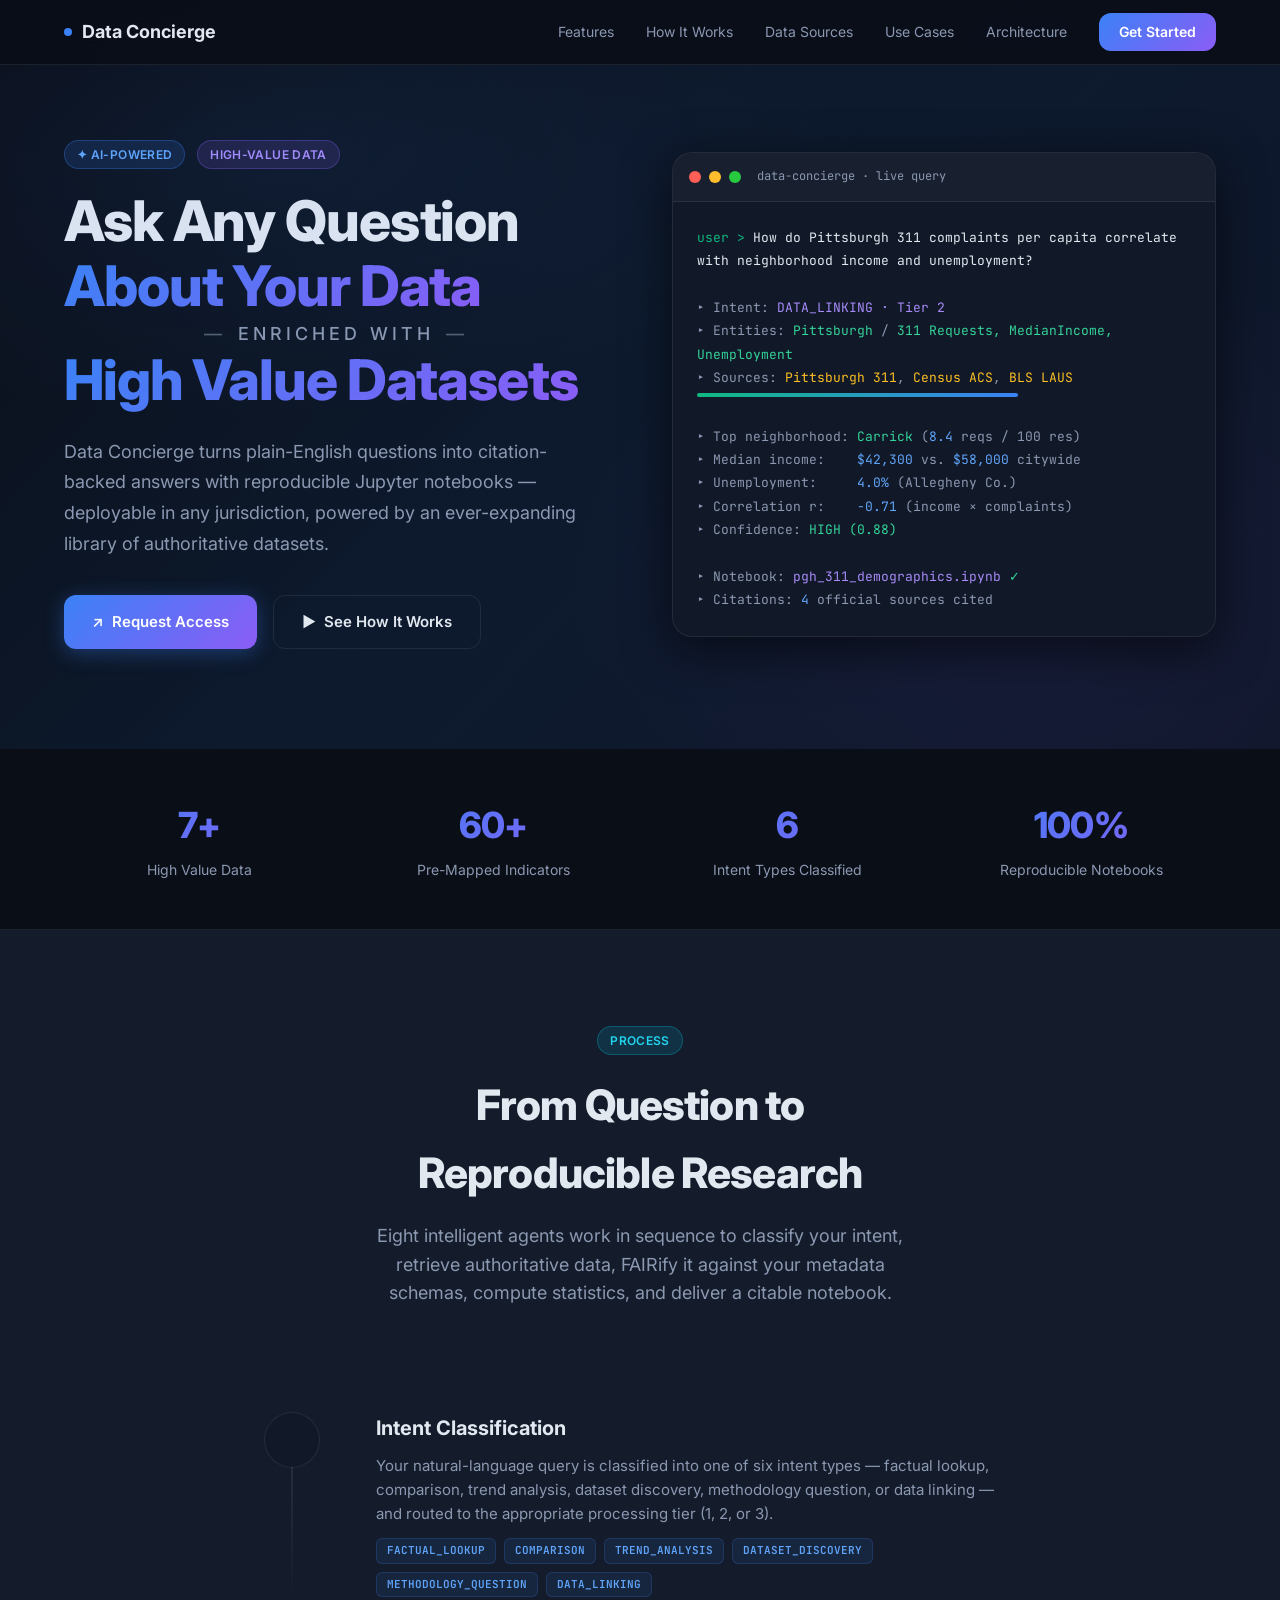
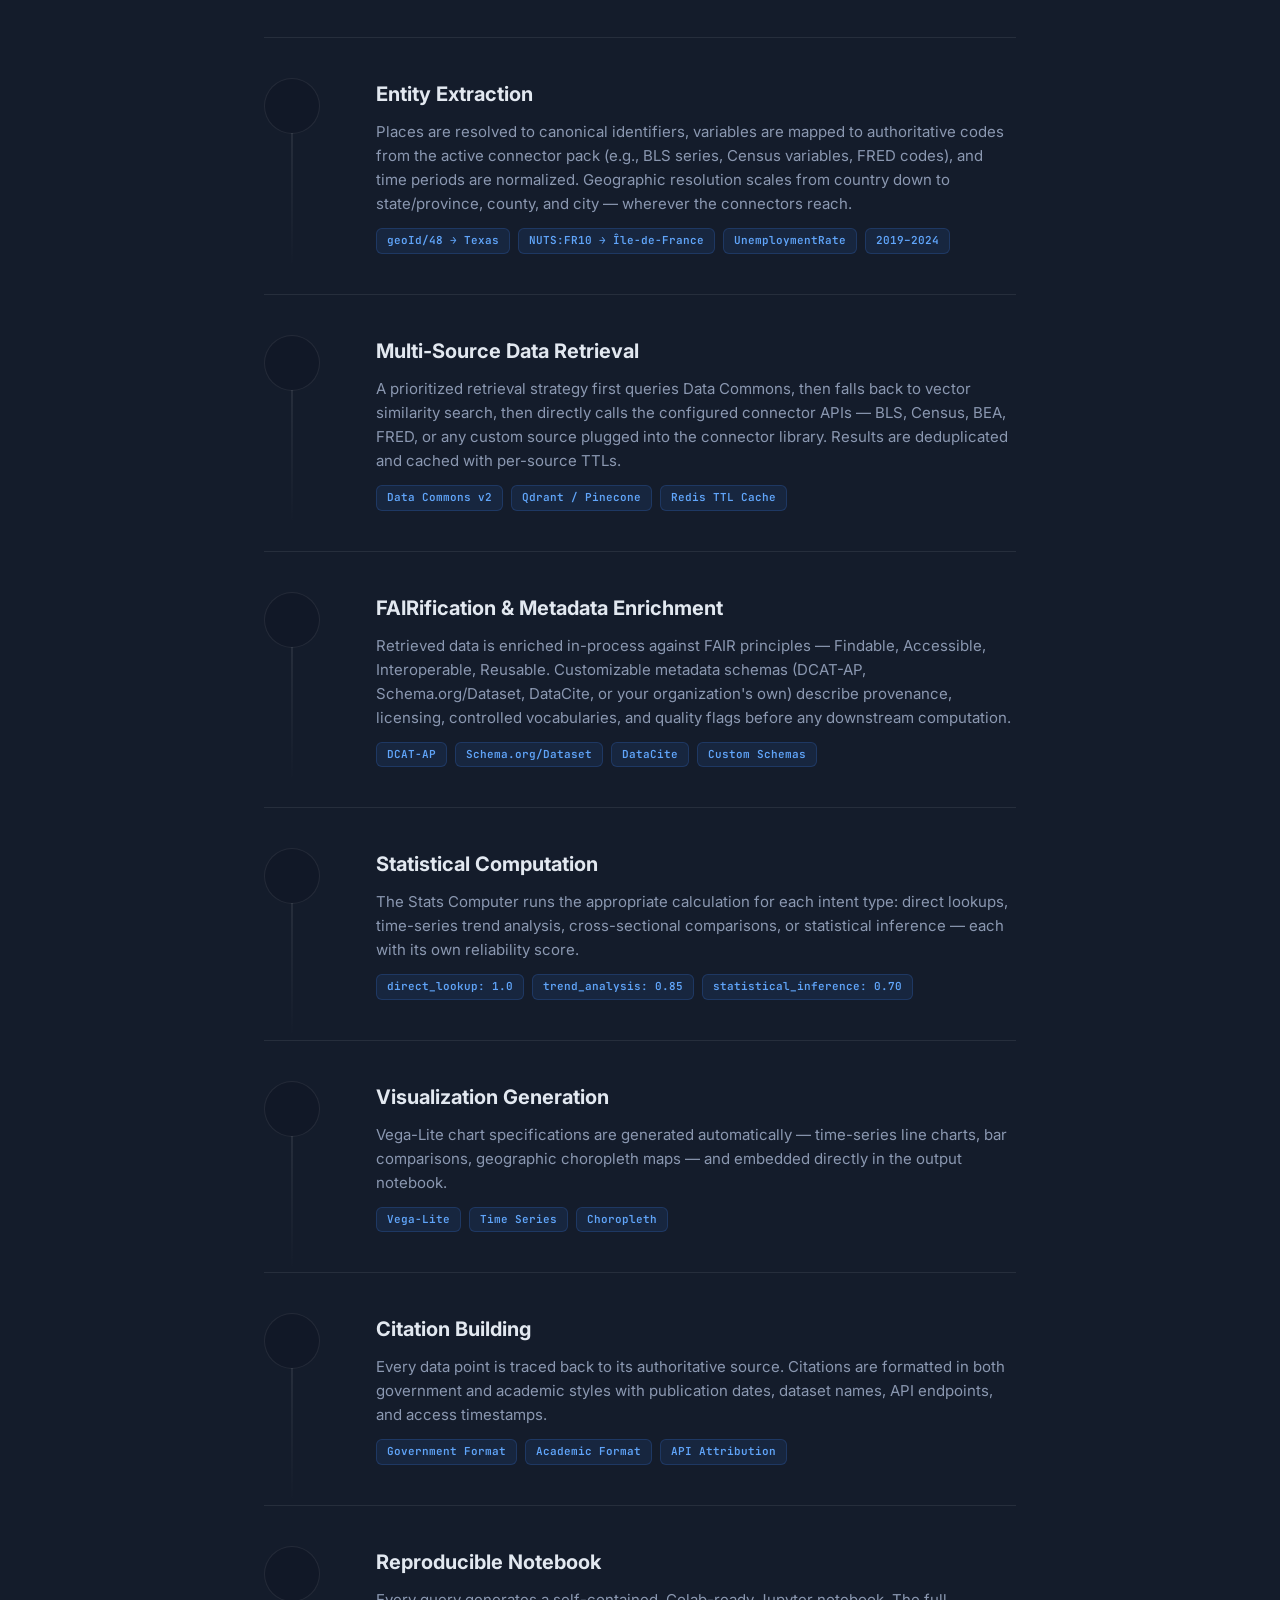
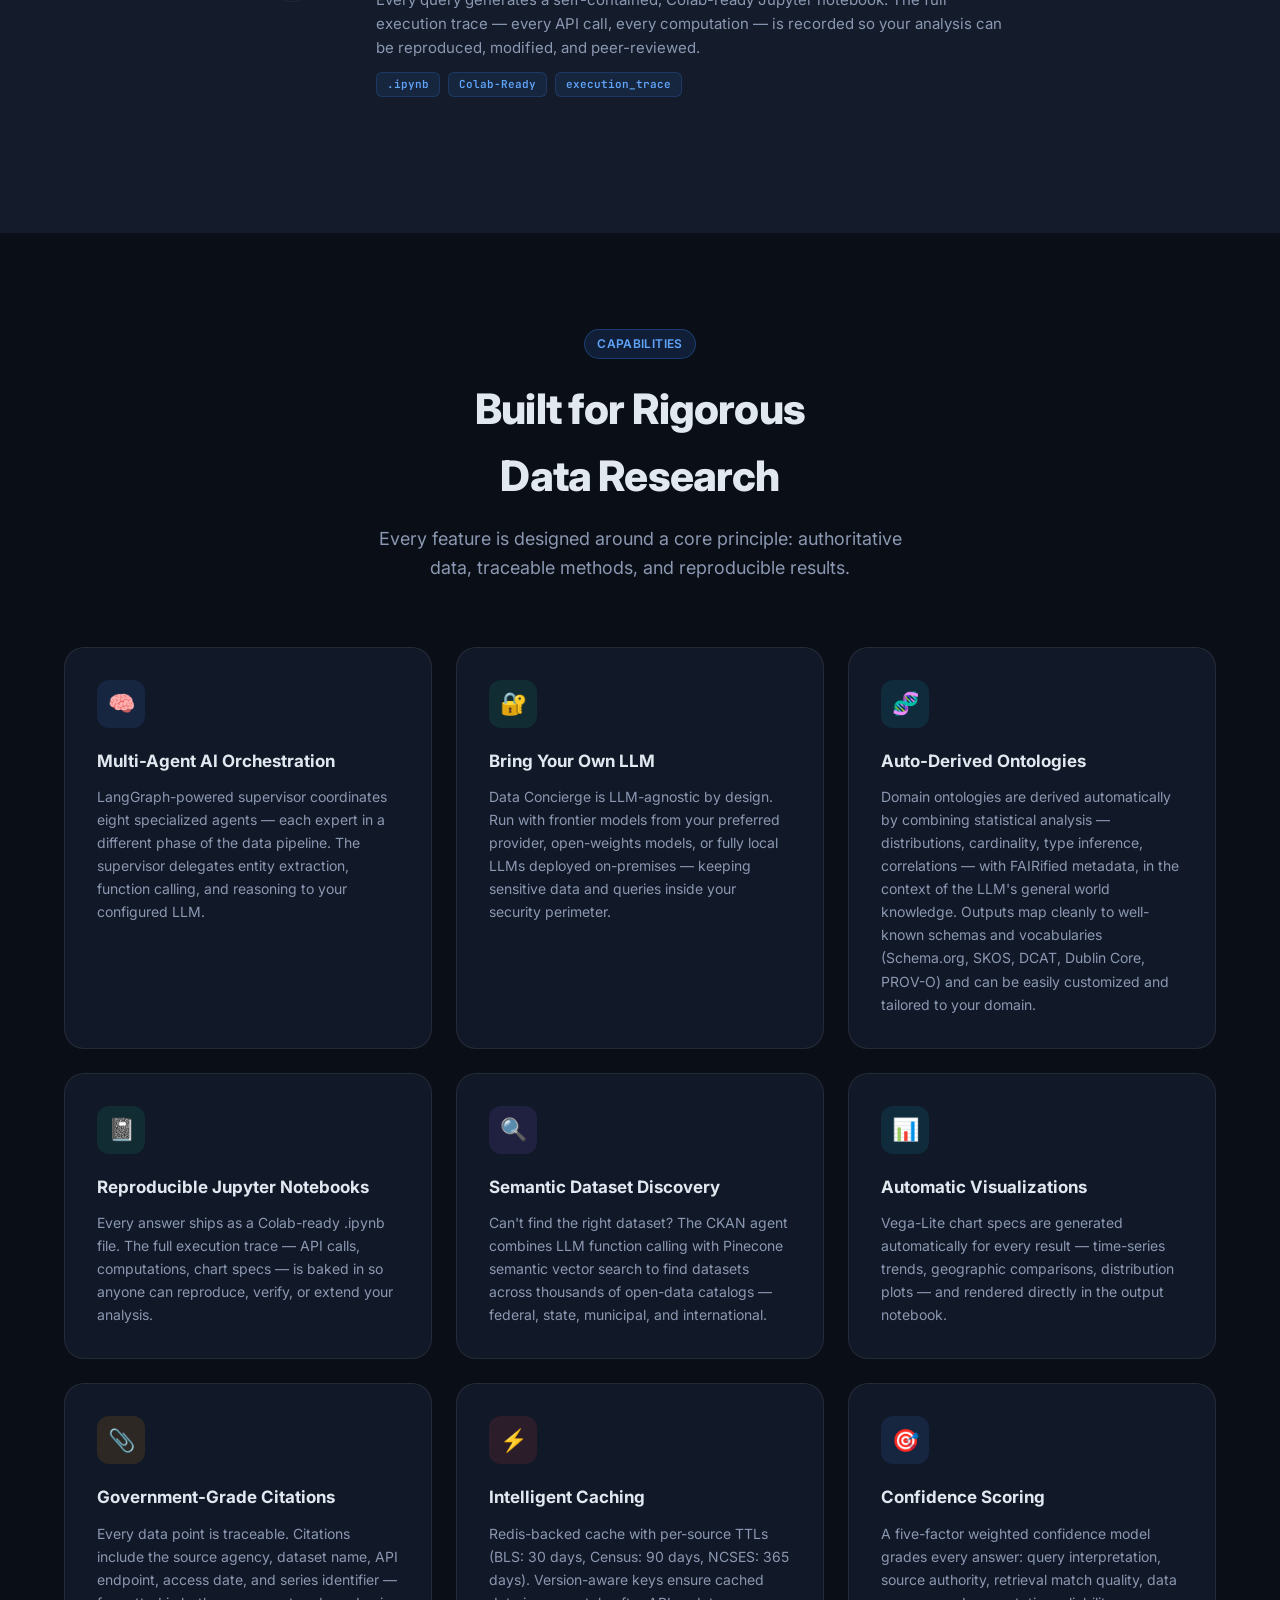
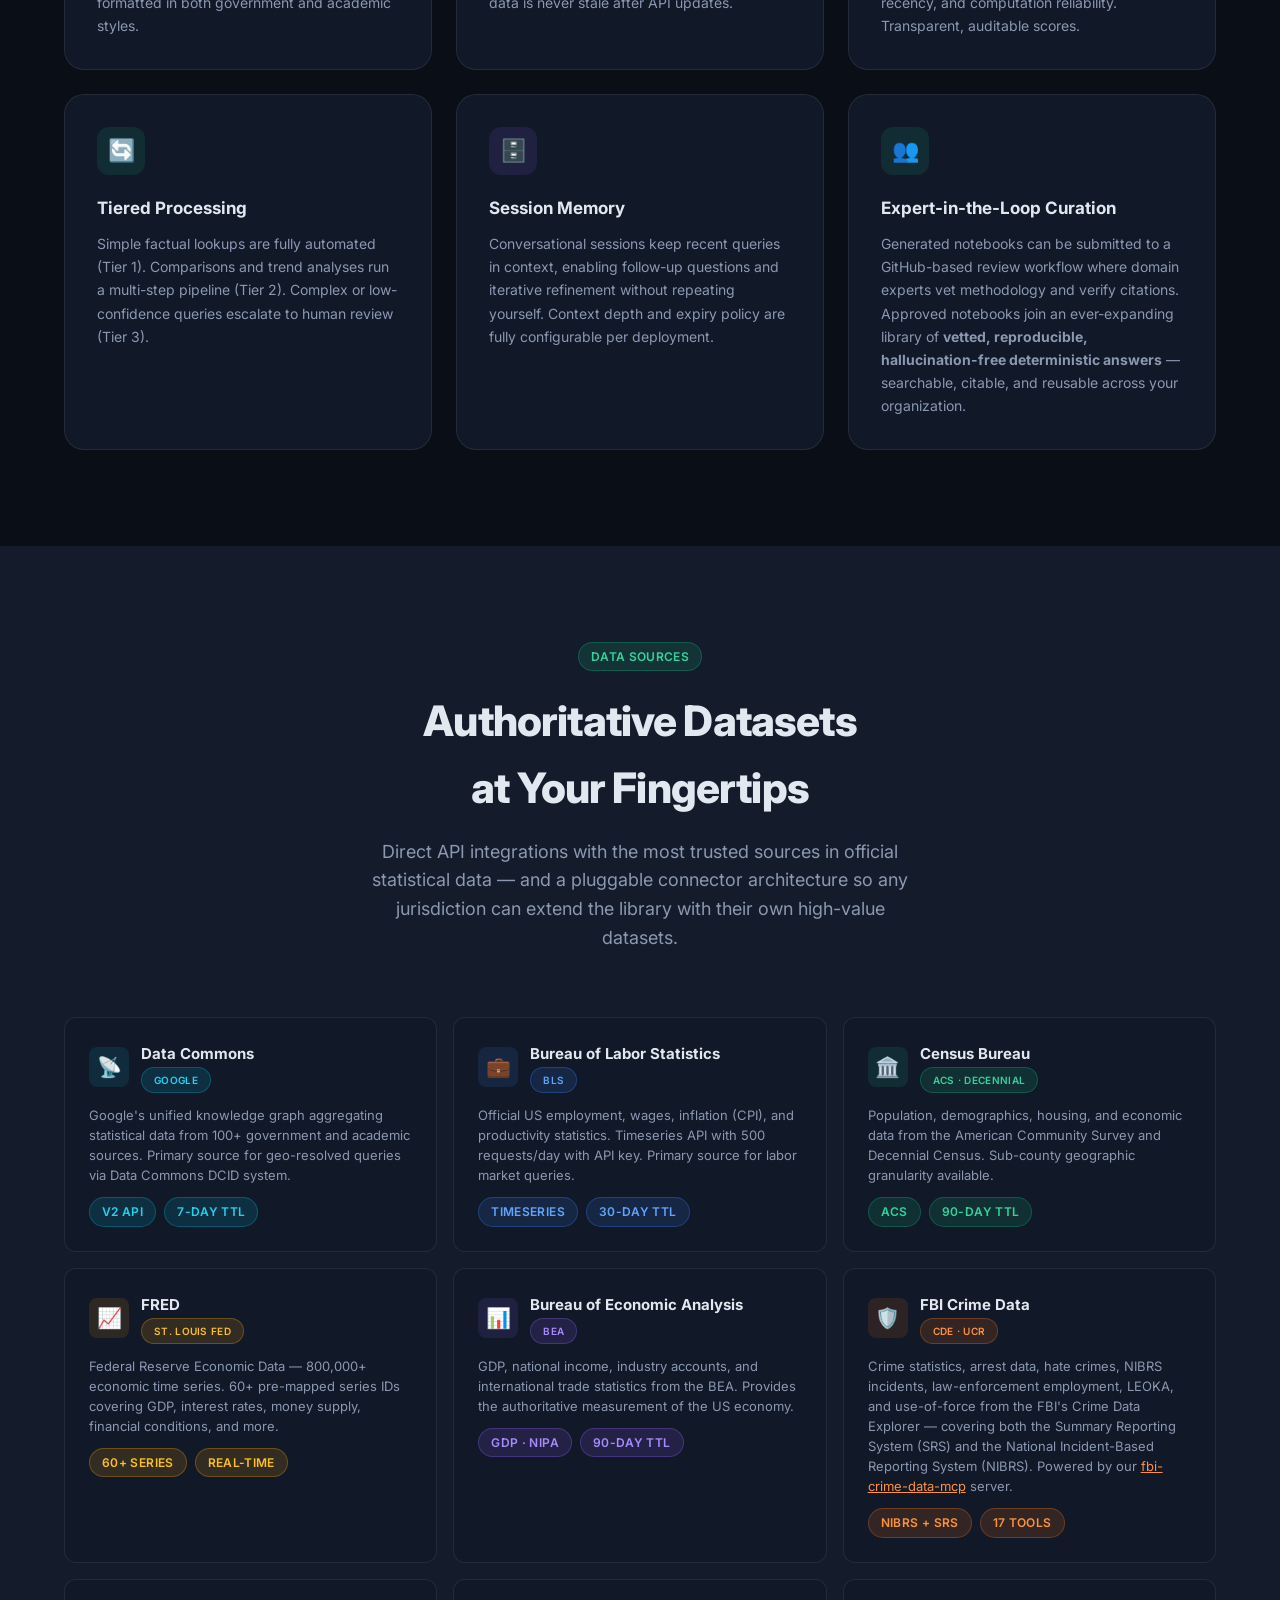
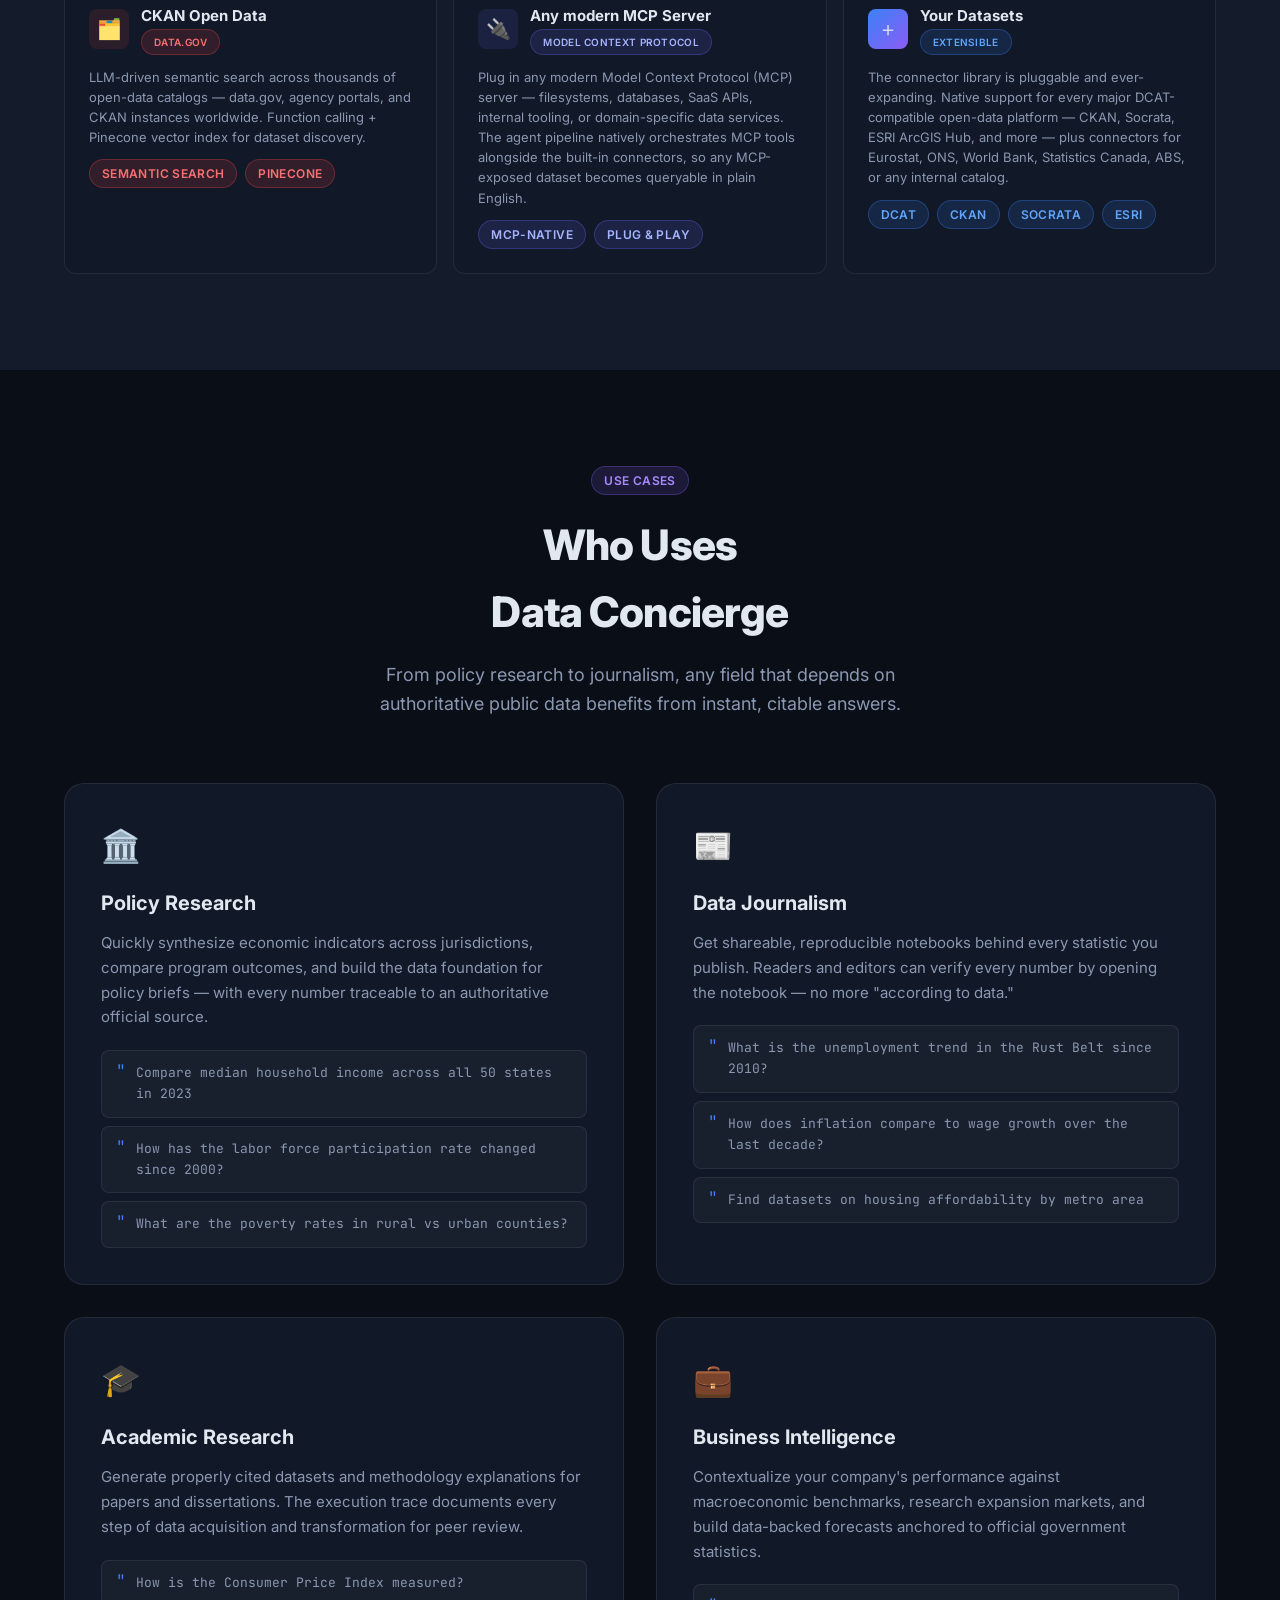
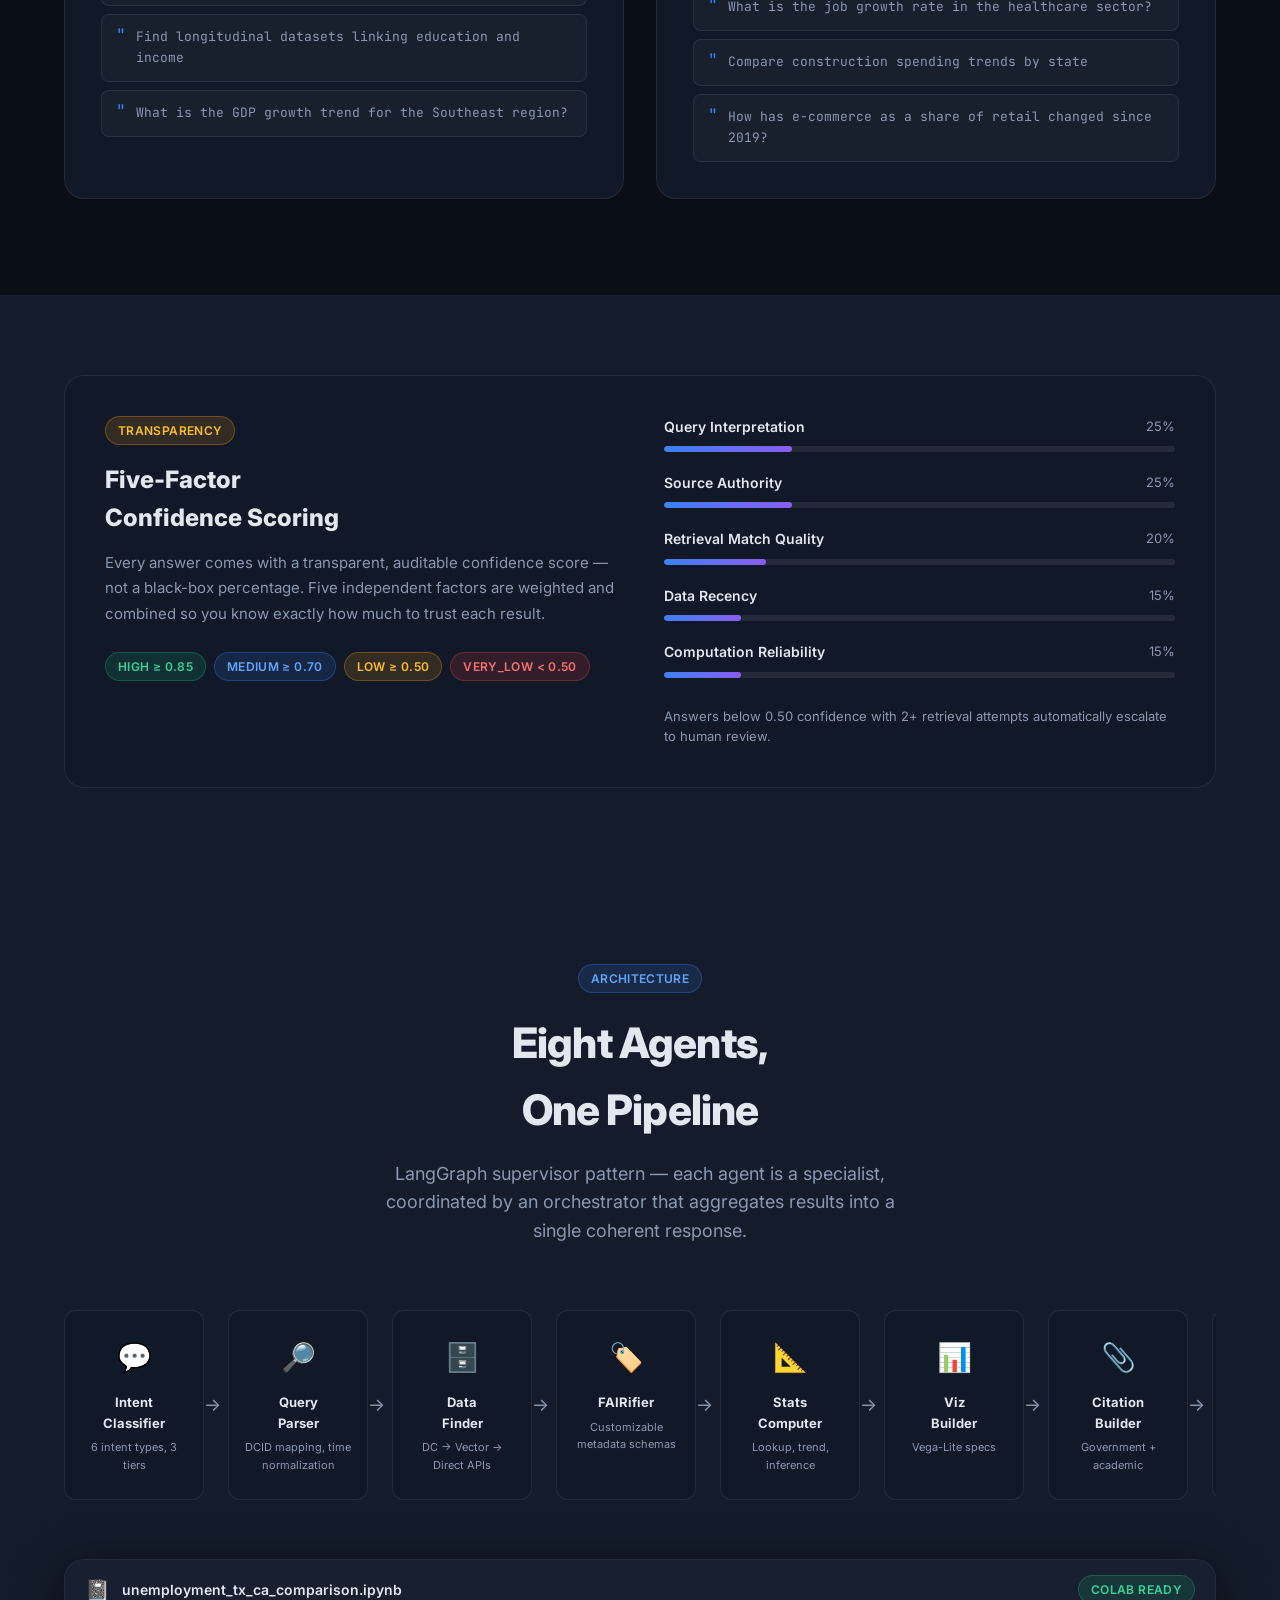
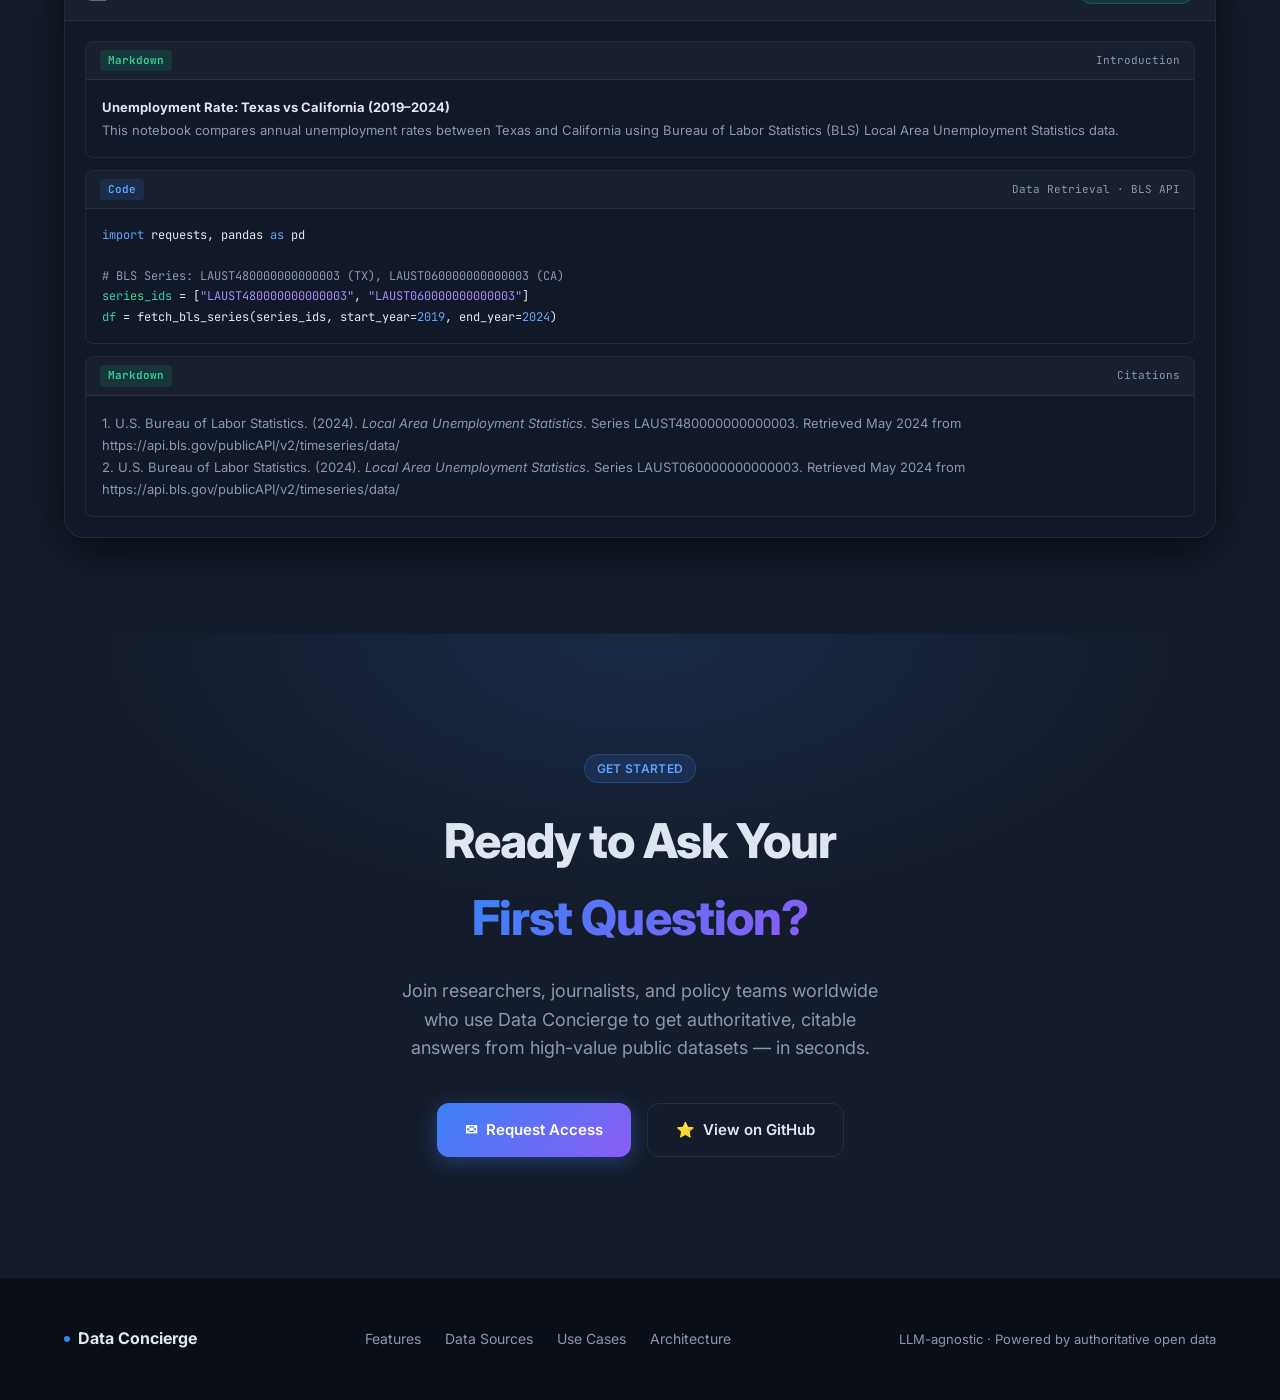
<file: website/index.html>
<!DOCTYPE html>
<html lang="en" class="no-js">
<head>
  <meta charset="UTF-8" />
  <meta name="viewport" content="width=device-width, initial-scale=1.0" />
  <script>document.documentElement.classList.remove('no-js');</script>

  <title>Data Concierge — AI-Powered Data Enrichment with High-Value Datasets</title>
  <meta name="description" content="Ask questions in plain English about your data, enriched with authoritative high-value datasets — and get citation-backed answers with reproducible Jupyter notebooks." />

  <!-- Canonical / social -->
  <link rel="canonical" href="https://dataconcierge.dathere.com/" />
  <meta property="og:type" content="website" />
  <meta property="og:url" content="https://dataconcierge.dathere.com/" />
  <meta property="og:title" content="Data Concierge — AI-Powered Data Enrichment with High-Value Datasets" />
  <meta property="og:description" content="Ask questions in plain English about your data, enriched with authoritative high-value datasets — and get citation-backed answers with reproducible Jupyter notebooks." />
  <meta name="twitter:card" content="summary" />
  <meta name="twitter:title" content="Data Concierge — AI-Powered Data Enrichment with High-Value Datasets" />
  <meta name="twitter:description" content="Ask questions in plain English about your data, enriched with authoritative high-value datasets — and get citation-backed answers with reproducible Jupyter notebooks." />

  <!-- Favicon (inline SVG: brand-blue dot) -->
  <link rel="icon" type="image/svg+xml" href="data:image/svg+xml;utf8,<svg xmlns='http://www.w3.org/2000/svg' viewBox='0 0 32 32'><circle cx='16' cy='16' r='12' fill='%233b82f6'/></svg>" />

  <!-- Fonts -->
  <link rel="preconnect" href="https://fonts.googleapis.com" />
  <link rel="preconnect" href="https://fonts.gstatic.com" crossorigin />
  <link href="https://fonts.googleapis.com/css2?family=Inter:wght@300;400;500;600;700;800&family=JetBrains+Mono:wght@400;500&display=swap" rel="stylesheet" />

  <style>
    /* ── Reset & Base ─────────────────────────────────────────── */
    *, *::before, *::after { box-sizing: border-box; margin: 0; padding: 0; }

    :root {
      --bg:          #0a0e17;
      --bg-card:     #111827;
      --bg-card2:    #141c2b;
      --border:      rgba(255,255,255,.08);
      --border-glow: rgba(99,179,237,.25);
      --text:        #e2e8f0;
      --muted:       #8b98b1;
      --accent:      #3b82f6;
      --accent-2:    #8b5cf6;
      --accent-3:    #06b6d4;
      --accent-4:    #10b981;
      --red:         #ef4444;
      --yellow:      #f59e0b;
      --grad-hero:   linear-gradient(135deg, #0a0e17 0%, #0d1a2e 50%, #0f1629 100%);
      --grad-accent: linear-gradient(135deg, #3b82f6 0%, #8b5cf6 100%);
      --radius:      12px;
      --radius-lg:   20px;
      --shadow:      0 4px 24px rgba(0,0,0,.4);
      --shadow-lg:   0 12px 48px rgba(0,0,0,.6);
    }

    html { scroll-behavior: smooth; }

    body {
      font-family: 'Inter', sans-serif;
      background: var(--bg);
      color: var(--text);
      line-height: 1.6;
      overflow-x: hidden;
    }

    a { color: inherit; text-decoration: none; }
    img { max-width: 100%; display: block; }

    /* ── Utilities ────────────────────────────────────────────── */
    .container { max-width: 1200px; margin: 0 auto; padding: 0 24px; }
    .container-sm { max-width: 800px; margin: 0 auto; padding: 0 24px; }

    .badge {
      display: inline-flex; align-items: center; gap: 6px;
      padding: 4px 12px; border-radius: 999px; font-size: 12px; font-weight: 600;
      letter-spacing: .03em; text-transform: uppercase;
    }
    .badge-blue   { background: rgba(59,130,246,.15); color: #60a5fa; border: 1px solid rgba(59,130,246,.3); }
    .badge-purple { background: rgba(139,92,246,.15);  color: #a78bfa; border: 1px solid rgba(139,92,246,.3); }
    .badge-green  { background: rgba(16,185,129,.15);  color: #34d399; border: 1px solid rgba(16,185,129,.3); }
    .badge-cyan   { background: rgba(6,182,212,.15);   color: #22d3ee; border: 1px solid rgba(6,182,212,.3); }
    .badge-yellow { background: rgba(245,158,11,.15);  color: #fbbf24; border: 1px solid rgba(245,158,11,.3); }

    .gradient-text {
      background: var(--grad-accent);
      -webkit-background-clip: text;
      -webkit-text-fill-color: transparent;
      background-clip: text;
    }

    /* ── Nav ──────────────────────────────────────────────────── */
    nav {
      position: fixed; top: 0; left: 0; right: 0; z-index: 100;
      background: rgba(10,14,23,.85);
      backdrop-filter: blur(16px);
      border-bottom: 1px solid var(--border);
    }
    .nav-inner {
      display: flex; align-items: center; justify-content: space-between;
      height: 64px;
    }
    .nav-logo {
      display: flex; align-items: center; gap: 10px;
      font-weight: 700; font-size: 18px;
    }
    .nav-logo .dot { width: 8px; height: 8px; border-radius: 50%; background: var(--accent); }
    .nav-links { display: flex; align-items: center; gap: 32px; }
    .nav-links a { font-size: 14px; color: var(--muted); transition: color .2s; }
    .nav-links a:hover { color: var(--text); }
    .nav-cta {
      padding: 8px 20px; border-radius: var(--radius);
      background: var(--grad-accent); color: #fff !important;
      font-weight: 600; font-size: 14px;
      transition: opacity .2s, transform .2s;
    }
    .nav-cta:hover { opacity: .9; transform: translateY(-1px); }

    /* Mobile nav toggle */
    .nav-toggle {
      display: none;
      background: transparent;
      border: 1px solid var(--border);
      color: var(--text);
      width: 40px; height: 40px;
      border-radius: 8px;
      cursor: pointer;
      align-items: center; justify-content: center;
      padding: 0;
    }
    .nav-toggle:hover { border-color: rgba(255,255,255,.2); background: rgba(255,255,255,.04); }
    .nav-toggle svg { width: 20px; height: 20px; }

    @media (max-width: 768px) {
      .nav-toggle { display: inline-flex; }
      .nav-links {
        display: none;
        position: absolute;
        top: 64px; left: 0; right: 0;
        flex-direction: column;
        align-items: stretch;
        gap: 0;
        background: rgba(10,14,23,.97);
        backdrop-filter: blur(16px);
        border-bottom: 1px solid var(--border);
        padding: 12px 24px 20px;
      }
      .nav-links.open { display: flex; }
      .nav-links a {
        padding: 14px 0;
        font-size: 16px;
        border-bottom: 1px solid var(--border);
      }
      .nav-links a:last-child { border-bottom: none; }
      .nav-cta { margin-top: 12px; text-align: center; }
    }

    /* Skip link */
    .skip-link {
      position: absolute;
      top: -48px; left: 8px;
      background: var(--accent);
      color: #fff;
      padding: 8px 16px;
      border-radius: 6px;
      z-index: 200;
      font-weight: 600;
      font-size: 14px;
      transition: top .2s;
    }
    .skip-link:focus { top: 8px; outline: 2px solid #fff; outline-offset: 2px; }

    /* ── Hero ─────────────────────────────────────────────────── */
    .hero {
      padding: 140px 0 100px;
      background: var(--grad-hero);
      position: relative;
      overflow: hidden;
    }
    .hero::before {
      content: '';
      position: absolute; inset: 0;
      background:
        radial-gradient(ellipse 80% 60% at 20% 20%, rgba(59,130,246,.08) 0%, transparent 60%),
        radial-gradient(ellipse 60% 80% at 80% 80%, rgba(139,92,246,.07) 0%, transparent 60%);
      pointer-events: none;
    }
    .hero-grid {
      display: grid; grid-template-columns: 1fr 1fr;
      gap: 64px; align-items: center;
    }
    .hero-eyebrow { margin-bottom: 20px; }
    .hero h1 {
      font-size: clamp(36px, 5vw, 56px);
      font-weight: 800;
      line-height: 1.15;
      letter-spacing: -.02em;
      margin-bottom: 24px;
    }
    .hero h1 .hero-connector {
      display: block;
      font-weight: 500;
      font-size: .32em;
      letter-spacing: .22em;
      color: var(--muted);
      text-transform: uppercase;
      text-align: center;
      margin: .35em 0 .2em;
    }
    .hero h1 .hero-connector::before,
    .hero h1 .hero-connector::after {
      content: "—";
      display: inline-block;
      margin: 0 .7em;
      opacity: .55;
    }
    @media (min-width: 480px) {
      .hero h1 .gradient-text { white-space: nowrap; }
    }
    .hero p {
      font-size: 18px; color: var(--muted); line-height: 1.7;
      margin-bottom: 36px; max-width: 520px;
    }
    .hero-actions { display: flex; gap: 16px; flex-wrap: wrap; }
    .btn-primary {
      display: inline-flex; align-items: center; gap: 8px;
      padding: 14px 28px; border-radius: var(--radius);
      background: var(--grad-accent); color: #fff;
      font-weight: 600; font-size: 15px;
      transition: opacity .2s, transform .2s, box-shadow .2s;
      box-shadow: 0 4px 20px rgba(59,130,246,.35);
    }
    .btn-primary:hover { opacity: .9; transform: translateY(-2px); box-shadow: 0 8px 28px rgba(59,130,246,.4); }
    .btn-secondary {
      display: inline-flex; align-items: center; gap: 8px;
      padding: 14px 28px; border-radius: var(--radius);
      background: transparent; color: var(--text);
      border: 1px solid var(--border);
      font-weight: 600; font-size: 15px;
      transition: border-color .2s, background .2s, transform .2s;
    }
    .btn-secondary:hover { border-color: rgba(255,255,255,.2); background: rgba(255,255,255,.04); transform: translateY(-2px); }

    /* Terminal Card */
    .hero-terminal {
      background: var(--bg-card);
      border: 1px solid var(--border);
      border-radius: var(--radius-lg);
      overflow: hidden;
      box-shadow: var(--shadow-lg);
      position: relative;
    }
    .terminal-header {
      display: flex; align-items: center; gap: 8px;
      padding: 14px 16px;
      background: rgba(255,255,255,.03);
      border-bottom: 1px solid var(--border);
    }
    .terminal-dot {
      width: 12px; height: 12px; border-radius: 50%;
    }
    .terminal-dot.red    { background: #ff5f56; }
    .terminal-dot.yellow { background: #ffbd2e; }
    .terminal-dot.green  { background: #27c93f; }
    .terminal-title { font-size: 12px; color: var(--muted); margin-left: 8px; font-family: 'JetBrains Mono', monospace; }
    .terminal-body { padding: 24px; font-family: 'JetBrains Mono', monospace; font-size: 13px; line-height: 1.8; }
    .t-prompt { color: var(--accent-4); }
    .t-query  { color: var(--text); }
    .t-comment { color: var(--muted); }
    .t-key    { color: #fbbf24; }
    .t-val    { color: #34d399; }
    .t-string { color: #a78bfa; }
    .t-num    { color: #60a5fa; }
    .t-bar {
      height: 4px; border-radius: 2px;
      background: linear-gradient(90deg, var(--accent-4), var(--accent));
      margin: 4px 0; animation: progress 2s ease-in-out infinite;
    }
    @keyframes progress {
      0%,100% { opacity: 1; }
      50% { opacity: .5; }
    }

    @media (max-width: 900px) {
      .hero-grid { grid-template-columns: 1fr; }
      .hero-terminal { display: none; }
    }

    /* ── Stats Bar ────────────────────────────────────────────── */
    .stats-bar {
      padding: 48px 0;
      border-bottom: 1px solid var(--border);
    }
    .stats-grid { display: grid; grid-template-columns: repeat(4, 1fr); gap: 24px; }
    .stat-item { text-align: center; }
    .stat-number { font-size: 36px; font-weight: 800; letter-spacing: -.02em; }
    .stat-label  { font-size: 14px; color: var(--muted); margin-top: 4px; }

    @media (max-width: 640px) {
      .stats-grid { grid-template-columns: repeat(2, 1fr); }
    }

    /* ── Sections ─────────────────────────────────────────────── */
    section { padding: 96px 0; }
    .section-header { text-align: center; margin-bottom: 64px; }
    .section-header h2 {
      font-size: clamp(28px, 4vw, 42px); font-weight: 800;
      letter-spacing: -.02em; margin-bottom: 16px;
    }
    .section-header p { font-size: 18px; color: var(--muted); max-width: 560px; margin: 0 auto; }

    /* ── How It Works ─────────────────────────────────────────── */
    .how-it-works { background: var(--bg-card2); }
    .steps { display: flex; flex-direction: column; gap: 0; }
    .step {
      display: grid; grid-template-columns: 80px 1fr;
      gap: 32px; align-items: start;
      padding: 40px 0;
      border-bottom: 1px solid var(--border);
      position: relative;
    }
    .step:last-child { border-bottom: none; }
    .step-num {
      width: 56px; height: 56px; border-radius: 50%;
      display: flex; align-items: center; justify-content: center;
      font-size: 20px; font-weight: 800;
      background: var(--bg-card);
      border: 1px solid var(--border);
      flex-shrink: 0;
      position: relative; z-index: 1;
    }
    .step:not(:last-child) .step-num::after {
      content: '';
      position: absolute; top: 100%; left: 50%; transform: translateX(-50%);
      width: 2px; height: calc(100% + 80px);
      background: linear-gradient(to bottom, var(--border), transparent);
    }
    .step-content h3 { font-size: 20px; font-weight: 700; margin-bottom: 10px; }
    .step-content p  { color: var(--muted); font-size: 15px; }
    .step-tags { display: flex; gap: 8px; flex-wrap: wrap; margin-top: 12px; }
    .step-tag {
      font-size: 11px; font-weight: 600; padding: 3px 10px;
      border-radius: 6px; font-family: 'JetBrains Mono', monospace;
      background: rgba(59,130,246,.1); color: #60a5fa;
      border: 1px solid rgba(59,130,246,.2);
    }

    /* ── Features ─────────────────────────────────────────────── */
    .features-grid {
      display: grid;
      grid-template-columns: repeat(3, 1fr);
      gap: 24px;
    }
    .feature-card {
      background: var(--bg-card);
      border: 1px solid var(--border);
      border-radius: var(--radius-lg);
      padding: 32px;
      transition: border-color .25s, transform .25s, box-shadow .25s;
    }
    .feature-card:hover {
      border-color: var(--border-glow);
      transform: translateY(-4px);
      box-shadow: var(--shadow);
    }
    .feature-icon {
      width: 48px; height: 48px; border-radius: var(--radius);
      display: flex; align-items: center; justify-content: center;
      font-size: 22px; margin-bottom: 20px;
    }
    .feature-card h3 { font-size: 17px; font-weight: 700; margin-bottom: 10px; }
    .feature-card p  { font-size: 14px; color: var(--muted); line-height: 1.65; }

    @media (max-width: 900px) { .features-grid { grid-template-columns: repeat(2, 1fr); } }
    @media (max-width: 560px) { .features-grid { grid-template-columns: 1fr; } }

    /* ── Data Sources ─────────────────────────────────────────── */
    .sources { background: var(--bg-card2); }
    .sources-grid {
      display: grid; grid-template-columns: repeat(3, 1fr); gap: 16px;
    }
    .source-card {
      background: var(--bg-card);
      border: 1px solid var(--border);
      border-radius: var(--radius);
      padding: 24px;
      display: flex; flex-direction: column; gap: 12px;
      transition: border-color .2s, transform .2s;
    }
    .source-card:hover { border-color: var(--border-glow); transform: translateY(-2px); }
    .source-header { display: flex; align-items: center; gap: 12px; }
    .source-logo {
      width: 40px; height: 40px; border-radius: 8px;
      display: flex; align-items: center; justify-content: center;
      font-size: 20px; flex-shrink: 0;
    }
    .source-name { font-weight: 700; font-size: 15px; }
    .source-desc { font-size: 13px; color: var(--muted); line-height: 1.55; }
    .source-meta { display: flex; gap: 8px; flex-wrap: wrap; }

    @media (max-width: 900px) { .sources-grid { grid-template-columns: repeat(2, 1fr); } }
    @media (max-width: 560px) { .sources-grid { grid-template-columns: 1fr; } }

    /* ── Use Cases ────────────────────────────────────────────── */
    .use-cases-grid {
      display: grid; grid-template-columns: repeat(2, 1fr); gap: 32px;
    }
    .use-case-card {
      background: var(--bg-card);
      border: 1px solid var(--border);
      border-radius: var(--radius-lg);
      padding: 36px;
      transition: border-color .25s;
    }
    .use-case-card:hover { border-color: var(--border-glow); }
    .use-case-icon { font-size: 32px; margin-bottom: 16px; }
    .use-case-card h3 { font-size: 20px; font-weight: 700; margin-bottom: 12px; }
    .use-case-card p  { color: var(--muted); font-size: 15px; line-height: 1.65; margin-bottom: 20px; }
    .use-case-examples { display: flex; flex-direction: column; gap: 8px; }
    .use-case-example {
      display: flex; align-items: flex-start; gap: 10px;
      background: rgba(255,255,255,.03);
      border: 1px solid var(--border);
      border-radius: 8px; padding: 12px 14px;
      font-size: 13px; font-family: 'JetBrains Mono', monospace;
      color: var(--muted);
    }
    .use-case-example::before { content: '"'; color: var(--accent); font-size: 16px; line-height: 1; }

    @media (max-width: 768px) { .use-cases-grid { grid-template-columns: 1fr; } }

    /* ── Pipeline ─────────────────────────────────────────────── */
    .pipeline { background: var(--bg-card2); }
    .pipeline-visual {
      display: flex; align-items: stretch; gap: 0;
      overflow-x: auto; padding-bottom: 8px;
      scrollbar-width: thin; scrollbar-color: var(--border) transparent;
    }
    .pipe-step {
      flex: 1; min-width: 140px;
      background: var(--bg-card);
      border: 1px solid var(--border);
      border-radius: var(--radius);
      padding: 24px 16px; text-align: center;
      position: relative;
      transition: border-color .2s;
    }
    .pipe-step:hover { border-color: var(--border-glow); }
    .pipe-step:not(:last-child)::after {
      content: '→';
      position: absolute; right: -18px; top: 50%; transform: translateY(-50%);
      color: var(--muted); font-size: 18px; z-index: 1;
    }
    .pipe-step + .pipe-step { margin-left: 24px; }
    .pipe-icon { font-size: 28px; margin-bottom: 12px; }
    .pipe-name { font-size: 13px; font-weight: 700; margin-bottom: 6px; }
    .pipe-desc { font-size: 11px; color: var(--muted); }

    /* ── Confidence ─────────────────────────────────────────────── */
    .confidence-card {
      background: var(--bg-card);
      border: 1px solid var(--border);
      border-radius: var(--radius-lg);
      padding: 40px;
      display: grid; grid-template-columns: 1fr 1fr; gap: 48px; align-items: start;
    }
    .conf-title { font-size: 24px; font-weight: 800; margin-bottom: 12px; }
    .conf-desc  { color: var(--muted); font-size: 15px; line-height: 1.7; }
    .conf-factors { display: flex; flex-direction: column; gap: 20px; }
    .conf-factor {}
    .conf-factor-header { display: flex; justify-content: space-between; margin-bottom: 8px; }
    .conf-factor-name { font-size: 14px; font-weight: 600; }
    .conf-factor-weight { font-size: 13px; color: var(--muted); }
    .conf-bar-track { height: 6px; border-radius: 3px; background: rgba(255,255,255,.08); overflow: hidden; }
    .conf-bar-fill  { height: 100%; border-radius: 3px; background: var(--grad-accent); }

    @media (max-width: 768px) {
      .confidence-card { grid-template-columns: 1fr; }
    }

    /* ── Notebook Preview ─────────────────────────────────────── */
    .notebook-preview {
      background: var(--bg-card);
      border: 1px solid var(--border);
      border-radius: var(--radius-lg);
      overflow: hidden;
      box-shadow: var(--shadow-lg);
    }
    .nb-header {
      display: flex; align-items: center; gap: 12px;
      padding: 14px 20px;
      background: rgba(255,255,255,.03);
      border-bottom: 1px solid var(--border);
    }
    .nb-header-icon { font-size: 20px; }
    .nb-header-title { font-size: 14px; font-weight: 600; }
    .nb-header-badge { margin-left: auto; }
    .nb-cells { padding: 20px; display: flex; flex-direction: column; gap: 12px; }
    .nb-cell {
      border-radius: 8px; overflow: hidden;
      border: 1px solid var(--border);
    }
    .nb-cell-header {
      display: flex; align-items: center; gap: 8px;
      padding: 8px 14px;
      background: rgba(255,255,255,.03);
      border-bottom: 1px solid var(--border);
      font-size: 11px; color: var(--muted); font-family: 'JetBrains Mono', monospace;
    }
    .nb-cell-type { padding: 2px 8px; border-radius: 4px; font-weight: 600; }
    .nb-cell-type.code { background: rgba(59,130,246,.15); color: #60a5fa; }
    .nb-cell-type.md   { background: rgba(16,185,129,.15); color: #34d399; }
    .nb-cell-body { padding: 16px; font-family: 'JetBrains Mono', monospace; font-size: 12px; line-height: 1.7; }
    .nb-cell-body.markdown { font-family: 'Inter', sans-serif; font-size: 13px; }

    /* ── CTA ──────────────────────────────────────────────────── */
    .cta-section {
      text-align: center;
      padding: 120px 0;
      background: var(--bg-card2);
      position: relative; overflow: hidden;
    }
    .cta-section::before {
      content: '';
      position: absolute; inset: 0;
      background:
        radial-gradient(ellipse 60% 60% at 50% 0%, rgba(59,130,246,.12) 0%, transparent 70%);
      pointer-events: none;
    }
    .cta-section h2 {
      font-size: clamp(28px, 4vw, 48px); font-weight: 800;
      letter-spacing: -.02em; margin-bottom: 20px;
    }
    .cta-section p { font-size: 18px; color: var(--muted); max-width: 500px; margin: 0 auto 40px; }
    .cta-actions { display: flex; gap: 16px; justify-content: center; flex-wrap: wrap; }

    /* ── Footer ───────────────────────────────────────────────── */
    footer {
      background: var(--bg);
      border-top: 1px solid var(--border);
      padding: 48px 0;
    }
    .footer-inner {
      display: flex; justify-content: space-between; align-items: center; flex-wrap: wrap; gap: 24px;
    }
    .footer-logo { font-weight: 700; font-size: 16px; display: flex; align-items: center; gap: 8px; }
    .footer-logo .dot { width: 6px; height: 6px; border-radius: 50%; background: var(--accent); }
    .footer-links { display: flex; gap: 24px; }
    .footer-links a { font-size: 14px; color: var(--muted); transition: color .2s; }
    .footer-links a:hover { color: var(--text); }
    .footer-copy { font-size: 13px; color: var(--muted); }

    /* ── Misc ─────────────────────────────────────────────────── */
    .divider { height: 1px; background: var(--border); }

    .tag-list { display: flex; gap: 8px; flex-wrap: wrap; }

    /* Scroll animation */
    .fade-in {
      opacity: 0; transform: translateY(20px);
      transition: opacity .6s ease, transform .6s ease;
    }
    .fade-in.visible { opacity: 1; transform: translateY(0); }

    /* No-JS fallback: ensure fade-in content is visible without IntersectionObserver */
    .no-js .fade-in { opacity: 1; transform: none; }

    /* Respect reduced-motion preference */
    @media (prefers-reduced-motion: reduce) {
      *, *::before, *::after {
        animation-duration: 0.01ms !important;
        animation-iteration-count: 1 !important;
        transition-duration: 0.01ms !important;
        scroll-behavior: auto !important;
      }
      .fade-in { opacity: 1 !important; transform: none !important; }
    }

    /* ── Print Styles ─────────────────────────────────────────── */
    @media print {
      /* Page setup */
      @page {
        size: Letter;
        margin: 0.6in 0.55in;
      }

      /* Reset the dark theme to a light, ink-friendly palette.
         Override CSS variables AND inline dark backgrounds so everything
         renders cleanly on paper. */
      :root {
        --bg:          #ffffff;
        --bg-card:     #ffffff;
        --bg-card2:    #f7f8fb;
        --border:      #d8dde6;
        --border-glow: #c3cbd9;
        --text:        #11161f;
        --muted:       #475569;
        --shadow:      none;
        --shadow-lg:   none;
        --grad-hero:   #ffffff;
      }

      html, body {
        background: #ffffff !important;
        color: #11161f !important;
        font-size: 11pt;
        line-height: 1.45;
        -webkit-print-color-adjust: exact;
        print-color-adjust: exact;
        overflow: visible !important;
      }

      /* Hide chrome-only / decorative elements */
      nav[aria-label="Primary"],
      .skip-link,
      .hero-aurora,
      .hero-actions,
      .nav-toggle,
      .nav-links,
      .cta-section .cta-actions,
      .cta-actions,
      .hero-eyebrow,
      .hero-stats,
      .demo-controls,
      .demo-toolbar { display: none !important; }

      main, #main { padding-top: 0 !important; }

      /* CRITICAL: fade-in content starts at opacity:0 in regular CSS and only
         becomes visible via JS IntersectionObserver on scroll. In print mode,
         nothing scrolls — so force every fade-in element to render. */
      .fade-in, .fade-in:not(.visible) {
        opacity: 1 !important;
        transform: none !important;
        visibility: visible !important;
      }

      /* Tame hero padding/decoration so it doesn't span multiple pages */
      .hero { padding: 12pt 0 !important; }
      .hero::before, .hero-aurora { display: none !important; }

      /* Force every section/container to render in full, no clipping */
      section, .container, .container-sm, main {
        background: #ffffff !important;
        padding-top: 18pt !important;
        padding-bottom: 18pt !important;
        max-width: 100% !important;
        overflow: visible !important;
      }

      /* Let content flow naturally; only force breaks at top-level section
         headers when needed and keep cards together where possible. */
      section { padding: 14pt 0 !important; }
      .section-header { break-after: avoid; page-break-after: avoid; }

      /* Typography */
      h1 { font-size: 24pt; line-height: 1.2; margin-bottom: 10pt; color: #0b1220 !important; }
      h2 { font-size: 18pt; line-height: 1.25; margin: 0 0 10pt; color: #0b1220 !important; }
      h3 { font-size: 12pt; line-height: 1.3; margin: 0 0 6pt; color: #0b1220 !important; }
      h1, h2, h3, h4 { break-after: avoid; page-break-after: avoid; }
      p, li { color: #1f2937 !important; orphans: 3; widows: 3; }

      /* Gradient text becomes a solid brand color so it doesn't disappear */
      .gradient-text {
        background: none !important;
        -webkit-text-fill-color: #2563eb !important;
        color: #2563eb !important;
      }

      /* Convert cards / panels to light bordered blocks */
      .feature-card, .source-card, .use-case-card, .step-card,
      .hero-terminal, .agent-card, .conf-card, .factor-card, .pipeline-card,
      .stat-card, .tier-card, .agent-row, .source-tile, .step, .step-content,
      .panel, .card, [class*="-card"] {
        background: #ffffff !important;
        color: #11161f !important;
        border: 1px solid #d8dde6 !important;
        box-shadow: none !important;
        break-inside: avoid;
        page-break-inside: avoid;
      }

      /* Grids: keep multi-column but tighter for paper */
      .features-grid  { display: grid !important; grid-template-columns: repeat(2, 1fr) !important; gap: 10pt !important; }
      .sources-grid   { display: grid !important; grid-template-columns: repeat(2, 1fr) !important; gap: 10pt !important; }
      .use-cases-grid { display: grid !important; grid-template-columns: repeat(2, 1fr) !important; gap: 10pt !important; }
      .hero-grid      { display: block !important; }
      .hero-terminal  { display: block !important; margin-top: 14pt; }

      /* Badges keep a hint of color but render reliably on paper */
      .badge {
        border: 1px solid #94a3b8 !important;
        background: #f1f5f9 !important;
        color: #1e293b !important;
        padding: 2px 8px;
        font-size: 9pt;
      }

      /* Code / terminal blocks */
      pre, code, .hero-terminal, .terminal-body, .code-block {
        background: #f5f6f8 !important;
        color: #0b1220 !important;
        border: 1px solid #d8dde6 !important;
        font-family: 'JetBrains Mono', ui-monospace, SFMono-Regular, Menlo, monospace;
        font-size: 9pt;
        white-space: pre-wrap !important;
        word-break: break-word;
      }

      /* Links: show absolute URLs after the link text */
      a[href^="http"]::after {
        content: " (" attr(href) ")";
        font-size: 9pt;
        color: #475569;
        word-break: break-all;
      }
      a[href^="mailto"]::after,
      a[href^="#"]::after { content: ""; }

      /* Confidence/progress bars: keep their colors */
      .factor-bar, .conf-bar, .progress, [class*="-bar"] {
        -webkit-print-color-adjust: exact;
        print-color-adjust: exact;
      }

      /* Footer */
      footer {
        background: #ffffff !important;
        color: #475569 !important;
        border-top: 1px solid #d8dde6 !important;
        padding: 12pt 0 !important;
      }

      /* Suppress decorative blobs / gradients */
      [class*="aurora"], [class*="glow"], [class*="blob"], [class*="orbit"] {
        display: none !important;
      }

      /* Icon chips */
      .feature-icon, .use-case-icon, .step-icon {
        background: #eef2ff !important;
        color: #1e293b !important;
        border: 1px solid #c7d2fe !important;
      }

      /* Pipeline: wrap the horizontal flow into a 4-col grid so all 8 agents fit */
      .pipeline-visual {
        display: grid !important;
        grid-template-columns: repeat(4, 1fr) !important;
        gap: 8pt !important;
        overflow: visible !important;
      }
      .pipe-step {
        margin-left: 0 !important;
        min-width: 0 !important;
        padding: 10pt 8pt !important;
        background: #ffffff !important;
        border: 1px solid #d8dde6 !important;
      }
      .pipe-step::after { display: none !important; } /* hide arrow connectors */
      .pipe-name { font-size: 10pt !important; }
      .pipe-desc { font-size: 8.5pt !important; color: #475569 !important; }
      .pipe-icon { font-size: 18pt !important; margin-bottom: 6pt !important; }

      /* Confidence card: keep two-column layout but trim padding */
      .confidence-card { padding: 18pt !important; gap: 18pt !important; background: #ffffff !important; }
      .conf-bar-track  { background: #e5e7eb !important; }
      .conf-bar-fill   { background: #3b82f6 !important; }

      /* Steps: screen CSS gives each step 40px vertical padding which wastes
         half a page per step in print. Tighten and drop the card border so
         the numbered list reads as a list, not a stack of empty boxes. */
      .step {
        padding: 6pt 0 !important;
        gap: 14pt !important;
        border: none !important;
        border-bottom: 1px solid #e5e7eb !important;
      }
      .step:last-child { border-bottom: none !important; }
      .step-num {
        width: 32pt !important;
        height: 32pt !important;
        font-size: 12pt !important;
      }
      .step:not(:last-child) .step-num::after { display: none !important; }
      .step-content h3 { font-size: 12pt !important; margin-bottom: 4pt !important; }
      .step-content p  { font-size: 10pt !important; line-height: 1.45; }

      /* Feature/source/use-case cards: trim default screen padding */
      .feature-card, .source-card, .use-case-card {
        padding: 10pt !important;
      }
      .feature-card .feature-icon,
      .use-case-card .use-case-icon {
        width: 28pt !important;
        height: 28pt !important;
        font-size: 14pt !important;
        margin-bottom: 6pt !important;
      }
    }
  </style>
</head>
<body>

<a class="skip-link" href="#main">Skip to content</a>

<!-- ── NAV ───────────────────────────────────────────────────── -->
<nav aria-label="Primary">
  <div class="container nav-inner">
    <div class="nav-logo">
      <div class="dot" aria-hidden="true"></div>
      Data Concierge
    </div>
    <button class="nav-toggle" type="button" aria-label="Toggle navigation menu" aria-expanded="false" aria-controls="primary-nav-links">
      <svg viewBox="0 0 24 24" fill="none" stroke="currentColor" stroke-width="2" stroke-linecap="round" stroke-linejoin="round" aria-hidden="true">
        <line x1="3" y1="6" x2="21" y2="6"></line>
        <line x1="3" y1="12" x2="21" y2="12"></line>
        <line x1="3" y1="18" x2="21" y2="18"></line>
      </svg>
    </button>
    <div class="nav-links" id="primary-nav-links">
      <a href="#features">Features</a>
      <a href="#how-it-works">How It Works</a>
      <a href="#data-sources">Data Sources</a>
      <a href="#use-cases">Use Cases</a>
      <a href="#pipeline">Architecture</a>
      <a href="#get-started" class="nav-cta">Get Started</a>
    </div>
  </div>
</nav>

<main id="main">

<!-- ── HERO ──────────────────────────────────────────────────── -->
<section class="hero">
  <div class="container">
    <div class="hero-grid">
      <div>
        <div class="hero-eyebrow">
          <span class="badge badge-blue">✦ AI-Powered</span>
          &nbsp;
          <span class="badge badge-purple">High-Value Data</span>
        </div>
        <h1>Ask Any Question <span class="gradient-text">About Your Data</span> <span class="hero-connector">enriched with</span> <span class="gradient-text">High Value Datasets</span></h1>
        <p>Data Concierge turns plain-English questions into citation-backed answers with reproducible Jupyter notebooks — deployable in any jurisdiction, powered by an ever-expanding library of authoritative datasets.</p>
        <div class="hero-actions">
          <a href="#get-started" class="btn-primary">
            <span aria-hidden="true">↗</span> Request Access
          </a>
          <a href="#how-it-works" class="btn-secondary">
            <span aria-hidden="true">▶</span> See How It Works
          </a>
        </div>
      </div>

      <!-- Terminal demo -->
      <div class="hero-terminal">
        <div class="terminal-header">
          <div class="terminal-dot red" aria-hidden="true"></div>
          <div class="terminal-dot yellow" aria-hidden="true"></div>
          <div class="terminal-dot green" aria-hidden="true"></div>
          <span class="terminal-title">data-concierge · live query</span>
        </div>
        <div class="terminal-body">
          <div><span class="t-prompt">user&nbsp;&gt;</span> <span class="t-query">How do Pittsburgh 311 complaints per capita correlate with neighborhood income and unemployment?</span></div>
          <br>
          <div><span class="t-comment">▸ Intent: </span><span class="t-string">DATA_LINKING · Tier 2</span></div>
          <div><span class="t-comment">▸ Entities: </span><span class="t-val">Pittsburgh</span> <span class="t-comment">/ </span><span class="t-val">311 Requests, MedianIncome, Unemployment</span></div>
          <div><span class="t-comment">▸ Sources: </span><span class="t-key">Pittsburgh 311</span><span class="t-comment">, </span><span class="t-key">Census ACS</span><span class="t-comment">, </span><span class="t-key">BLS LAUS</span></div>
          <div class="t-bar" style="width:65%"></div>
          <br>
          <div><span class="t-comment">▸ Top neighborhood:&nbsp;</span><span class="t-val">Carrick</span> <span class="t-comment">(</span><span class="t-num">8.4</span><span class="t-comment"> reqs / 100 res)</span></div>
          <div><span class="t-comment">▸ Median income:&nbsp;&nbsp;&nbsp;&nbsp;</span><span class="t-num">$42,300</span> <span class="t-comment">vs. </span><span class="t-num">$58,000</span><span class="t-comment"> citywide</span></div>
          <div><span class="t-comment">▸ Unemployment:&nbsp;&nbsp;&nbsp;&nbsp;&nbsp;</span><span class="t-num">4.0%</span> <span class="t-comment">(Allegheny Co.)</span></div>
          <div><span class="t-comment">▸ Correlation r:&nbsp;&nbsp;&nbsp;&nbsp;</span><span class="t-num">-0.71</span> <span class="t-comment">(income × complaints)</span></div>
          <div><span class="t-comment">▸ Confidence: </span><span class="t-val">HIGH (0.88)</span></div>
          <br>
          <div><span class="t-comment">▸ Notebook: </span><span class="t-string">pgh_311_demographics.ipynb</span> <span class="t-val">✓</span></div>
          <div><span class="t-comment">▸ Citations: </span><span class="t-num">4</span><span class="t-comment"> official sources cited</span></div>
        </div>
      </div>
    </div>
  </div>
</section>

<!-- ── STATS ──────────────────────────────────────────────────── -->
<div class="stats-bar">
  <div class="container">
    <div class="stats-grid">
      <div class="stat-item fade-in">
        <div class="stat-number gradient-text">7+</div>
        <div class="stat-label">High Value Data</div>
      </div>
      <div class="stat-item fade-in">
        <div class="stat-number gradient-text">60+</div>
        <div class="stat-label">Pre-Mapped Indicators</div>
      </div>
      <div class="stat-item fade-in">
        <div class="stat-number gradient-text">6</div>
        <div class="stat-label">Intent Types Classified</div>
      </div>
      <div class="stat-item fade-in">
        <div class="stat-number gradient-text">100%</div>
        <div class="stat-label">Reproducible Notebooks</div>
      </div>
    </div>
  </div>
</div>

<!-- ── HOW IT WORKS ───────────────────────────────────────────── -->
<section class="how-it-works" id="how-it-works">
  <div class="container">
    <div class="section-header fade-in">
      <span class="badge badge-cyan">Process</span>
      <h2 style="margin-top:16px">From Question to<br>Reproducible Research</h2>
      <p>Eight intelligent agents work in sequence to classify your intent, retrieve authoritative data, FAIRify it against your metadata schemas, compute statistics, and deliver a citable notebook.</p>
    </div>
    <div class="steps container-sm">
      <div class="step fade-in">
        <div class="step-num gradient-text">1</div>
        <div class="step-content">
          <h3>Intent Classification</h3>
          <p>Your natural-language query is classified into one of six intent types — factual lookup, comparison, trend analysis, dataset discovery, methodology question, or data linking — and routed to the appropriate processing tier (1, 2, or 3).</p>
          <div class="step-tags">
            <span class="step-tag">FACTUAL_LOOKUP</span>
            <span class="step-tag">COMPARISON</span>
            <span class="step-tag">TREND_ANALYSIS</span>
            <span class="step-tag">DATASET_DISCOVERY</span>
            <span class="step-tag">METHODOLOGY_QUESTION</span>
            <span class="step-tag">DATA_LINKING</span>
          </div>
        </div>
      </div>

      <div class="step fade-in">
        <div class="step-num gradient-text">2</div>
        <div class="step-content">
          <h3>Entity Extraction</h3>
          <p>Places are resolved to canonical identifiers, variables are mapped to authoritative codes from the active connector pack (e.g., BLS series, Census variables, FRED codes), and time periods are normalized. Geographic resolution scales from country down to state/province, county, and city — wherever the connectors reach.</p>
          <div class="step-tags">
            <span class="step-tag">geoId/48 → Texas</span>
            <span class="step-tag">NUTS:FR10 → Île-de-France</span>
            <span class="step-tag">UnemploymentRate</span>
            <span class="step-tag">2019–2024</span>
          </div>
        </div>
      </div>

      <div class="step fade-in">
        <div class="step-num gradient-text">3</div>
        <div class="step-content">
          <h3>Multi-Source Data Retrieval</h3>
          <p>A prioritized retrieval strategy first queries Data Commons, then falls back to vector similarity search, then directly calls the configured connector APIs — BLS, Census, BEA, FRED, or any custom source plugged into the connector library. Results are deduplicated and cached with per-source TTLs.</p>
          <div class="step-tags">
            <span class="step-tag">Data Commons v2</span>
            <span class="step-tag">Qdrant / Pinecone</span>
            <span class="step-tag">Redis TTL Cache</span>
          </div>
        </div>
      </div>

      <div class="step fade-in">
        <div class="step-num gradient-text">4</div>
        <div class="step-content">
          <h3>FAIRification &amp; Metadata Enrichment</h3>
          <p>Retrieved data is enriched in-process against FAIR principles — Findable, Accessible, Interoperable, Reusable. Customizable metadata schemas (DCAT-AP, Schema.org/Dataset, DataCite, or your organization's own) describe provenance, licensing, controlled vocabularies, and quality flags before any downstream computation.</p>
          <div class="step-tags">
            <span class="step-tag">DCAT-AP</span>
            <span class="step-tag">Schema.org/Dataset</span>
            <span class="step-tag">DataCite</span>
            <span class="step-tag">Custom Schemas</span>
          </div>
        </div>
      </div>

      <div class="step fade-in">
        <div class="step-num gradient-text">5</div>
        <div class="step-content">
          <h3>Statistical Computation</h3>
          <p>The Stats Computer runs the appropriate calculation for each intent type: direct lookups, time-series trend analysis, cross-sectional comparisons, or statistical inference — each with its own reliability score.</p>
          <div class="step-tags">
            <span class="step-tag">direct_lookup: 1.0</span>
            <span class="step-tag">trend_analysis: 0.85</span>
            <span class="step-tag">statistical_inference: 0.70</span>
          </div>
        </div>
      </div>

      <div class="step fade-in">
        <div class="step-num gradient-text">6</div>
        <div class="step-content">
          <h3>Visualization Generation</h3>
          <p>Vega-Lite chart specifications are generated automatically — time-series line charts, bar comparisons, geographic choropleth maps — and embedded directly in the output notebook.</p>
          <div class="step-tags">
            <span class="step-tag">Vega-Lite</span>
            <span class="step-tag">Time Series</span>
            <span class="step-tag">Choropleth</span>
          </div>
        </div>
      </div>

      <div class="step fade-in">
        <div class="step-num gradient-text">7</div>
        <div class="step-content">
          <h3>Citation Building</h3>
          <p>Every data point is traced back to its authoritative source. Citations are formatted in both government and academic styles with publication dates, dataset names, API endpoints, and access timestamps.</p>
          <div class="step-tags">
            <span class="step-tag">Government Format</span>
            <span class="step-tag">Academic Format</span>
            <span class="step-tag">API Attribution</span>
          </div>
        </div>
      </div>

      <div class="step fade-in">
        <div class="step-num gradient-text">8</div>
        <div class="step-content">
          <h3>Reproducible Notebook</h3>
          <p>Every query generates a self-contained, Colab-ready Jupyter notebook. The full execution trace — every API call, every computation — is recorded so your analysis can be reproduced, modified, and peer-reviewed.</p>
          <div class="step-tags">
            <span class="step-tag">.ipynb</span>
            <span class="step-tag">Colab-Ready</span>
            <span class="step-tag">execution_trace</span>
          </div>
        </div>
      </div>

    </div>
  </div>
</section>

<!-- ── FEATURES ───────────────────────────────────────────────── -->
<section id="features">
  <div class="container">
    <div class="section-header fade-in">
      <span class="badge badge-blue">Capabilities</span>
      <h2 style="margin-top:16px">Built for Rigorous<br>Data Research</h2>
      <p>Every feature is designed around a core principle: authoritative data, traceable methods, and reproducible results.</p>
    </div>
    <div class="features-grid">

      <div class="feature-card fade-in">
        <div class="feature-icon" aria-hidden="true" style="background:rgba(59,130,246,.12)">🧠</div>
        <h3>Multi-Agent AI Orchestration</h3>
        <p>LangGraph-powered supervisor coordinates eight specialized agents — each expert in a different phase of the data pipeline. The supervisor delegates entity extraction, function calling, and reasoning to your configured LLM.</p>
      </div>

      <div class="feature-card fade-in">
        <div class="feature-icon" aria-hidden="true" style="background:rgba(16,185,129,.12)">🔐</div>
        <h3>Bring Your Own LLM</h3>
        <p>Data Concierge is LLM-agnostic by design. Run with frontier models from your preferred provider, open-weights models, or fully local LLMs deployed on-premises — keeping sensitive data and queries inside your security perimeter.</p>
      </div>

      <div class="feature-card fade-in">
        <div class="feature-icon" aria-hidden="true" style="background:rgba(6,182,212,.12)">🧬</div>
        <h3>Auto-Derived Ontologies</h3>
        <p>Domain ontologies are derived automatically by combining statistical analysis — distributions, cardinality, type inference, correlations — with FAIRified metadata, in the context of the LLM's general world knowledge. Outputs map cleanly to well-known schemas and vocabularies (Schema.org, SKOS, DCAT, Dublin Core, PROV-O) and can be easily customized and tailored to your domain.</p>
      </div>

      <div class="feature-card fade-in">
        <div class="feature-icon" aria-hidden="true" style="background:rgba(16,185,129,.12)">📓</div>
        <h3>Reproducible Jupyter Notebooks</h3>
        <p>Every answer ships as a Colab-ready .ipynb file. The full execution trace — API calls, computations, chart specs — is baked in so anyone can reproduce, verify, or extend your analysis.</p>
      </div>

      <div class="feature-card fade-in">
        <div class="feature-icon" aria-hidden="true" style="background:rgba(139,92,246,.12)">🔍</div>
        <h3>Semantic Dataset Discovery</h3>
        <p>Can't find the right dataset? The CKAN agent combines LLM function calling with Pinecone semantic vector search to find datasets across thousands of open-data catalogs — federal, state, municipal, and international.</p>
      </div>

      <div class="feature-card fade-in">
        <div class="feature-icon" aria-hidden="true" style="background:rgba(6,182,212,.12)">📊</div>
        <h3>Automatic Visualizations</h3>
        <p>Vega-Lite chart specs are generated automatically for every result — time-series trends, geographic comparisons, distribution plots — and rendered directly in the output notebook.</p>
      </div>

      <div class="feature-card fade-in">
        <div class="feature-icon" aria-hidden="true" style="background:rgba(245,158,11,.12)">📎</div>
        <h3>Government-Grade Citations</h3>
        <p>Every data point is traceable. Citations include the source agency, dataset name, API endpoint, access date, and series identifier — formatted in both government and academic styles.</p>
      </div>

      <div class="feature-card fade-in">
        <div class="feature-icon" aria-hidden="true" style="background:rgba(239,68,68,.12)">⚡</div>
        <h3>Intelligent Caching</h3>
        <p>Redis-backed cache with per-source TTLs (BLS: 30 days, Census: 90 days, NCSES: 365 days). Version-aware keys ensure cached data is never stale after API updates.</p>
      </div>

      <div class="feature-card fade-in">
        <div class="feature-icon" aria-hidden="true" style="background:rgba(59,130,246,.12)">🎯</div>
        <h3>Confidence Scoring</h3>
        <p>A five-factor weighted confidence model grades every answer: query interpretation, source authority, retrieval match quality, data recency, and computation reliability. Transparent, auditable scores.</p>
      </div>

      <div class="feature-card fade-in">
        <div class="feature-icon" aria-hidden="true" style="background:rgba(16,185,129,.12)">🔄</div>
        <h3>Tiered Processing</h3>
        <p>Simple factual lookups are fully automated (Tier 1). Comparisons and trend analyses run a multi-step pipeline (Tier 2). Complex or low-confidence queries escalate to human review (Tier 3).</p>
      </div>

      <div class="feature-card fade-in">
        <div class="feature-icon" aria-hidden="true" style="background:rgba(139,92,246,.12)">🗄️</div>
        <h3>Session Memory</h3>
        <p>Conversational sessions keep recent queries in context, enabling follow-up questions and iterative refinement without repeating yourself. Context depth and expiry policy are fully configurable per deployment.</p>
      </div>

      <div class="feature-card fade-in">
        <div class="feature-icon" aria-hidden="true" style="background:rgba(16,185,129,.12)">👥</div>
        <h3>Expert-in-the-Loop Curation</h3>
        <p>Generated notebooks can be submitted to a GitHub-based review workflow where domain experts vet methodology and verify citations. Approved notebooks join an ever-expanding library of <strong>vetted, reproducible, hallucination-free deterministic answers</strong> — searchable, citable, and reusable across your organization.</p>
      </div>

    </div>
  </div>
</section>

<!-- ── DATA SOURCES ───────────────────────────────────────────── -->
<section class="sources" id="data-sources">
  <div class="container">
    <div class="section-header fade-in">
      <span class="badge badge-green">Data Sources</span>
      <h2 style="margin-top:16px">Authoritative Datasets<br>at Your Fingertips</h2>
      <p>Direct API integrations with the most trusted sources in official statistical data — and a pluggable connector architecture so any jurisdiction can extend the library with their own high-value datasets.</p>
    </div>
    <div class="sources-grid">

      <div class="source-card fade-in">
        <div class="source-header">
          <div class="source-logo" aria-hidden="true" style="background:rgba(6,182,212,.12)">📡</div>
          <div>
            <div class="source-name">Data Commons</div>
            <span class="badge badge-cyan" style="font-size:10px">Google</span>
          </div>
        </div>
        <div class="source-desc">Google's unified knowledge graph aggregating statistical data from 100+ government and academic sources. Primary source for geo-resolved queries via Data Commons DCID system.</div>
        <div class="source-meta">
          <span class="badge badge-cyan">v2 API</span>
          <span class="badge badge-cyan">7-day TTL</span>
        </div>
      </div>

      <div class="source-card fade-in">
        <div class="source-header">
          <div class="source-logo" aria-hidden="true" style="background:rgba(59,130,246,.12)">💼</div>
          <div>
            <div class="source-name">Bureau of Labor Statistics</div>
            <span class="badge badge-blue" style="font-size:10px">BLS</span>
          </div>
        </div>
        <div class="source-desc">Official US employment, wages, inflation (CPI), and productivity statistics. Timeseries API with 500 requests/day with API key. Primary source for labor market queries.</div>
        <div class="source-meta">
          <span class="badge badge-blue">Timeseries</span>
          <span class="badge badge-blue">30-day TTL</span>
        </div>
      </div>

      <div class="source-card fade-in">
        <div class="source-header">
          <div class="source-logo" aria-hidden="true" style="background:rgba(16,185,129,.12)">🏛️</div>
          <div>
            <div class="source-name">Census Bureau</div>
            <span class="badge badge-green" style="font-size:10px">ACS · Decennial</span>
          </div>
        </div>
        <div class="source-desc">Population, demographics, housing, and economic data from the American Community Survey and Decennial Census. Sub-county geographic granularity available.</div>
        <div class="source-meta">
          <span class="badge badge-green">ACS</span>
          <span class="badge badge-green">90-day TTL</span>
        </div>
      </div>

      <div class="source-card fade-in">
        <div class="source-header">
          <div class="source-logo" aria-hidden="true" style="background:rgba(245,158,11,.12)">📈</div>
          <div>
            <div class="source-name">FRED</div>
            <span class="badge badge-yellow" style="font-size:10px">St. Louis Fed</span>
          </div>
        </div>
        <div class="source-desc">Federal Reserve Economic Data — 800,000+ economic time series. 60+ pre-mapped series IDs covering GDP, interest rates, money supply, financial conditions, and more.</div>
        <div class="source-meta">
          <span class="badge badge-yellow">60+ Series</span>
          <span class="badge badge-yellow">Real-time</span>
        </div>
      </div>

      <div class="source-card fade-in">
        <div class="source-header">
          <div class="source-logo" aria-hidden="true" style="background:rgba(139,92,246,.12)">📊</div>
          <div>
            <div class="source-name">Bureau of Economic Analysis</div>
            <span class="badge badge-purple" style="font-size:10px">BEA</span>
          </div>
        </div>
        <div class="source-desc">GDP, national income, industry accounts, and international trade statistics from the BEA. Provides the authoritative measurement of the US economy.</div>
        <div class="source-meta">
          <span class="badge badge-purple">GDP · NIPA</span>
          <span class="badge badge-purple">90-day TTL</span>
        </div>
      </div>

      <div class="source-card fade-in">
        <div class="source-header">
          <div class="source-logo" aria-hidden="true" style="background:rgba(249,115,22,.12)">🛡️</div>
          <div>
            <div class="source-name">FBI Crime Data</div>
            <span class="badge" style="background:rgba(249,115,22,.15);color:#fb923c;border:1px solid rgba(249,115,22,.3);font-size:10px">CDE · UCR</span>
          </div>
        </div>
        <div class="source-desc">Crime statistics, arrest data, hate crimes, NIBRS incidents, law-enforcement employment, LEOKA, and use-of-force from the FBI's Crime Data Explorer — covering both the Summary Reporting System (SRS) and the National Incident-Based Reporting System (NIBRS). Powered by our <a href="https://github.com/dathere/fbi-crime-data-mcp" style="color:#fb923c;text-decoration:underline">fbi-crime-data-mcp</a> server.</div>
        <div class="source-meta">
          <span class="badge" style="background:rgba(249,115,22,.15);color:#fb923c;border:1px solid rgba(249,115,22,.3)">NIBRS + SRS</span>
          <span class="badge" style="background:rgba(249,115,22,.15);color:#fb923c;border:1px solid rgba(249,115,22,.3)">17 Tools</span>
        </div>
      </div>

      <div class="source-card fade-in">
        <div class="source-header">
          <div class="source-logo" aria-hidden="true" style="background:rgba(239,68,68,.12)">🗂️</div>
          <div>
            <div class="source-name">CKAN Open Data</div>
            <span class="badge" style="background:rgba(239,68,68,.15);color:#f87171;border:1px solid rgba(239,68,68,.3);font-size:10px">data.gov</span>
          </div>
        </div>
        <div class="source-desc">LLM-driven semantic search across thousands of open-data catalogs — data.gov, agency portals, and CKAN instances worldwide. Function calling + Pinecone vector index for dataset discovery.</div>
        <div class="source-meta">
          <span class="badge" style="background:rgba(239,68,68,.15);color:#f87171;border:1px solid rgba(239,68,68,.3)">Semantic Search</span>
          <span class="badge" style="background:rgba(239,68,68,.15);color:#f87171;border:1px solid rgba(239,68,68,.3)">Pinecone</span>
        </div>
      </div>

      <div class="source-card fade-in">
        <div class="source-header">
          <div class="source-logo" aria-hidden="true" style="background:rgba(99,102,241,.12)">🔌</div>
          <div>
            <div class="source-name">Any modern MCP Server</div>
            <span class="badge" style="background:rgba(99,102,241,.15);color:#a5b4fc;border:1px solid rgba(99,102,241,.3);font-size:10px">Model Context Protocol</span>
          </div>
        </div>
        <div class="source-desc">Plug in any modern Model Context Protocol (MCP) server — filesystems, databases, SaaS APIs, internal tooling, or domain-specific data services. The agent pipeline natively orchestrates MCP tools alongside the built-in connectors, so any MCP-exposed dataset becomes queryable in plain English.</div>
        <div class="source-meta">
          <span class="badge" style="background:rgba(99,102,241,.15);color:#a5b4fc;border:1px solid rgba(99,102,241,.3)">MCP-Native</span>
          <span class="badge" style="background:rgba(99,102,241,.15);color:#a5b4fc;border:1px solid rgba(99,102,241,.3)">Plug &amp; Play</span>
        </div>
      </div>

      <div class="source-card fade-in">
        <div class="source-header">
          <div class="source-logo" aria-hidden="true" style="background:var(--grad-accent)">＋</div>
          <div>
            <div class="source-name">Your Datasets</div>
            <span class="badge badge-blue" style="font-size:10px">Extensible</span>
          </div>
        </div>
        <div class="source-desc">The connector library is pluggable and ever-expanding. Native support for every major DCAT-compatible open-data platform — CKAN, Socrata, ESRI ArcGIS Hub, and more — plus connectors for Eurostat, ONS, World Bank, Statistics Canada, ABS, or any internal catalog.</div>
        <div class="source-meta">
          <span class="badge badge-blue">DCAT</span>
          <span class="badge badge-blue">CKAN</span>
          <span class="badge badge-blue">Socrata</span>
          <span class="badge badge-blue">ESRI</span>
        </div>
      </div>

    </div>
  </div>
</section>

<!-- ── USE CASES ──────────────────────────────────────────────── -->
<section id="use-cases">
  <div class="container">
    <div class="section-header fade-in">
      <span class="badge badge-purple">Use Cases</span>
      <h2 style="margin-top:16px">Who Uses<br>Data Concierge</h2>
      <p>From policy research to journalism, any field that depends on authoritative public data benefits from instant, citable answers.</p>
    </div>
    <div class="use-cases-grid">

      <div class="use-case-card fade-in">
        <div class="use-case-icon" aria-hidden="true">🏛️</div>
        <h3>Policy Research</h3>
        <p>Quickly synthesize economic indicators across jurisdictions, compare program outcomes, and build the data foundation for policy briefs — with every number traceable to an authoritative official source.</p>
        <div class="use-case-examples">
          <div class="use-case-example">Compare median household income across all 50 states in 2023</div>
          <div class="use-case-example">How has the labor force participation rate changed since 2000?</div>
          <div class="use-case-example">What are the poverty rates in rural vs urban counties?</div>
        </div>
      </div>

      <div class="use-case-card fade-in">
        <div class="use-case-icon" aria-hidden="true">📰</div>
        <h3>Data Journalism</h3>
        <p>Get shareable, reproducible notebooks behind every statistic you publish. Readers and editors can verify every number by opening the notebook — no more "according to data."</p>
        <div class="use-case-examples">
          <div class="use-case-example">What is the unemployment trend in the Rust Belt since 2010?</div>
          <div class="use-case-example">How does inflation compare to wage growth over the last decade?</div>
          <div class="use-case-example">Find datasets on housing affordability by metro area</div>
        </div>
      </div>

      <div class="use-case-card fade-in">
        <div class="use-case-icon" aria-hidden="true">🎓</div>
        <h3>Academic Research</h3>
        <p>Generate properly cited datasets and methodology explanations for papers and dissertations. The execution trace documents every step of data acquisition and transformation for peer review.</p>
        <div class="use-case-examples">
          <div class="use-case-example">How is the Consumer Price Index measured?</div>
          <div class="use-case-example">Find longitudinal datasets linking education and income</div>
          <div class="use-case-example">What is the GDP growth trend for the Southeast region?</div>
        </div>
      </div>

      <div class="use-case-card fade-in">
        <div class="use-case-icon" aria-hidden="true">💼</div>
        <h3>Business Intelligence</h3>
        <p>Contextualize your company's performance against macroeconomic benchmarks, research expansion markets, and build data-backed forecasts anchored to official government statistics.</p>
        <div class="use-case-examples">
          <div class="use-case-example">What is the job growth rate in the healthcare sector?</div>
          <div class="use-case-example">Compare construction spending trends by state</div>
          <div class="use-case-example">How has e-commerce as a share of retail changed since 2019?</div>
        </div>
      </div>

    </div>
  </div>
</section>

<!-- ── CONFIDENCE SCORING ─────────────────────────────────────── -->
<section id="confidence" style="padding:80px 0; background:var(--bg-card2)">
  <div class="container">
    <div class="confidence-card fade-in">
      <div>
        <span class="badge badge-yellow">Transparency</span>
        <h2 class="conf-title" style="margin-top:16px">Five-Factor<br>Confidence Scoring</h2>
        <p class="conf-desc">Every answer comes with a transparent, auditable confidence score — not a black-box percentage. Five independent factors are weighted and combined so you know exactly how much to trust each result.</p>
        <br>
        <div class="tag-list">
          <span class="badge badge-green">HIGH ≥ 0.85</span>
          <span class="badge badge-blue">MEDIUM ≥ 0.70</span>
          <span class="badge badge-yellow">LOW ≥ 0.50</span>
          <span class="badge" style="background:rgba(239,68,68,.15);color:#f87171;border:1px solid rgba(239,68,68,.3)">VERY_LOW &lt; 0.50</span>
        </div>
      </div>
      <div class="conf-factors">
        <div class="conf-factor">
          <div class="conf-factor-header">
            <span class="conf-factor-name">Query Interpretation</span>
            <span class="conf-factor-weight">25%</span>
          </div>
          <div class="conf-bar-track"><div class="conf-bar-fill" style="width:25%"></div></div>
        </div>
        <div class="conf-factor">
          <div class="conf-factor-header">
            <span class="conf-factor-name">Source Authority</span>
            <span class="conf-factor-weight">25%</span>
          </div>
          <div class="conf-bar-track"><div class="conf-bar-fill" style="width:25%"></div></div>
        </div>
        <div class="conf-factor">
          <div class="conf-factor-header">
            <span class="conf-factor-name">Retrieval Match Quality</span>
            <span class="conf-factor-weight">20%</span>
          </div>
          <div class="conf-bar-track"><div class="conf-bar-fill" style="width:20%"></div></div>
        </div>
        <div class="conf-factor">
          <div class="conf-factor-header">
            <span class="conf-factor-name">Data Recency</span>
            <span class="conf-factor-weight">15%</span>
          </div>
          <div class="conf-bar-track"><div class="conf-bar-fill" style="width:15%"></div></div>
        </div>
        <div class="conf-factor">
          <div class="conf-factor-header">
            <span class="conf-factor-name">Computation Reliability</span>
            <span class="conf-factor-weight">15%</span>
          </div>
          <div class="conf-bar-track"><div class="conf-bar-fill" style="width:15%"></div></div>
        </div>
        <p style="font-size:13px;color:var(--muted);margin-top:8px">
          Answers below 0.50 confidence with 2+ retrieval attempts automatically escalate to human review.
        </p>
      </div>
    </div>
  </div>
</section>

<!-- ── PIPELINE ARCHITECTURE ─────────────────────────────────── -->
<section class="pipeline" id="pipeline">
  <div class="container">
    <div class="section-header fade-in">
      <span class="badge badge-blue">Architecture</span>
      <h2 style="margin-top:16px">Eight Agents,<br>One Pipeline</h2>
      <p>LangGraph supervisor pattern — each agent is a specialist, coordinated by an orchestrator that aggregates results into a single coherent response.</p>
    </div>
    <div class="pipeline-visual fade-in">
      <div class="pipe-step">
        <div class="pipe-icon" aria-hidden="true">💬</div>
        <div class="pipe-name">Intent<br>Classifier</div>
        <div class="pipe-desc">6 intent types, 3 tiers</div>
      </div>
      <div class="pipe-step">
        <div class="pipe-icon" aria-hidden="true">🔎</div>
        <div class="pipe-name">Query<br>Parser</div>
        <div class="pipe-desc">DCID mapping, time normalization</div>
      </div>
      <div class="pipe-step">
        <div class="pipe-icon" aria-hidden="true">🗄️</div>
        <div class="pipe-name">Data<br>Finder</div>
        <div class="pipe-desc">DC → Vector → Direct APIs</div>
      </div>
      <div class="pipe-step">
        <div class="pipe-icon" aria-hidden="true">🏷️</div>
        <div class="pipe-name">FAIRifier</div>
        <div class="pipe-desc">Customizable metadata schemas</div>
      </div>
      <div class="pipe-step">
        <div class="pipe-icon" aria-hidden="true">📐</div>
        <div class="pipe-name">Stats<br>Computer</div>
        <div class="pipe-desc">Lookup, trend, inference</div>
      </div>
      <div class="pipe-step">
        <div class="pipe-icon" aria-hidden="true">📊</div>
        <div class="pipe-name">Viz<br>Builder</div>
        <div class="pipe-desc">Vega-Lite specs</div>
      </div>
      <div class="pipe-step">
        <div class="pipe-icon" aria-hidden="true">📎</div>
        <div class="pipe-name">Citation<br>Builder</div>
        <div class="pipe-desc">Government + academic</div>
      </div>
      <div class="pipe-step">
        <div class="pipe-icon" aria-hidden="true">📓</div>
        <div class="pipe-name">Notebook<br>Generator</div>
        <div class="pipe-desc">Colab-ready .ipynb</div>
      </div>
    </div>
    <br><br>

    <!-- Sample notebook cell preview -->
    <div class="notebook-preview fade-in">
      <div class="nb-header">
        <span class="nb-header-icon" aria-hidden="true">📓</span>
        <span class="nb-header-title">unemployment_tx_ca_comparison.ipynb</span>
        <span class="nb-header-badge badge badge-green">Colab Ready</span>
      </div>
      <div class="nb-cells">
        <div class="nb-cell">
          <div class="nb-cell-header">
            <span class="nb-cell-type md">Markdown</span>
            <span style="margin-left:auto">Introduction</span>
          </div>
          <div class="nb-cell-body markdown">
            <strong>Unemployment Rate: Texas vs California (2019–2024)</strong><br>
            <span style="color:var(--muted)">This notebook compares annual unemployment rates between Texas and California using Bureau of Labor Statistics (BLS) Local Area Unemployment Statistics data.</span>
          </div>
        </div>
        <div class="nb-cell">
          <div class="nb-cell-header">
            <span class="nb-cell-type code">Code</span>
            <span style="margin-left:auto">Data Retrieval · BLS API</span>
          </div>
          <div class="nb-cell-body">
            <span style="color:#60a5fa">import</span> <span style="color:var(--text)">requests, pandas</span> <span style="color:#60a5fa">as</span> <span style="color:var(--text)">pd</span><br>
            <br>
            <span style="color:var(--muted)"># BLS Series: LAUST480000000000003 (TX), LAUST060000000000003 (CA)</span><br>
            <span style="color:#34d399">series_ids</span> = [<span style="color:#a78bfa">"LAUST480000000000003"</span>, <span style="color:#a78bfa">"LAUST060000000000003"</span>]<br>
            <span style="color:#34d399">df</span> = fetch_bls_series(series_ids, start_year=<span style="color:#60a5fa">2019</span>, end_year=<span style="color:#60a5fa">2024</span>)
          </div>
        </div>
        <div class="nb-cell">
          <div class="nb-cell-header">
            <span class="nb-cell-type md">Markdown</span>
            <span style="margin-left:auto">Citations</span>
          </div>
          <div class="nb-cell-body markdown">
            <span style="color:var(--muted)">1. U.S. Bureau of Labor Statistics. (2024). <em>Local Area Unemployment Statistics</em>. Series LAUST480000000000003. Retrieved May 2024 from https://api.bls.gov/publicAPI/v2/timeseries/data/<br>
            2. U.S. Bureau of Labor Statistics. (2024). <em>Local Area Unemployment Statistics</em>. Series LAUST060000000000003. Retrieved May 2024 from https://api.bls.gov/publicAPI/v2/timeseries/data/</span>
          </div>
        </div>
      </div>
    </div>
  </div>
</section>

<!-- ── CTA ────────────────────────────────────────────────────── -->
<section class="cta-section" id="get-started">
  <div class="container-sm">
    <span class="badge badge-blue">Get Started</span>
    <h2 style="margin-top:20px">Ready to Ask Your<br><span class="gradient-text">First Question?</span></h2>
    <p>Join researchers, journalists, and policy teams worldwide who use Data Concierge to get authoritative, citable answers from high-value public datasets — in seconds.</p>
    <div class="cta-actions">
      <a href="mailto:dataconcierge@dathere.com?subject=Data%20Concierge%20Access%20Request" class="btn-primary">
        <span aria-hidden="true">✉</span> Request Access
      </a>
      <a href="https://github.com/dathere/Verikan" class="btn-secondary">
        <span aria-hidden="true">⭐</span> View on GitHub
      </a>
    </div>
  </div>
</section>

</main>

<!-- ── FOOTER ─────────────────────────────────────────────────── -->
<footer>
  <div class="container">
    <div class="footer-inner">
      <div class="footer-logo">
        <div class="dot" aria-hidden="true"></div>
        Data Concierge
      </div>
      <div class="footer-links">
        <a href="#features">Features</a>
        <a href="#data-sources">Data Sources</a>
        <a href="#use-cases">Use Cases</a>
        <a href="#pipeline">Architecture</a>
      </div>
      <div class="footer-copy">
        LLM-agnostic · Powered by authoritative open data
      </div>
    </div>
  </div>
</footer>

<script>
  // Scroll animation — feature-detect IntersectionObserver; show all if unsupported
  if ('IntersectionObserver' in window) {
    const observer = new IntersectionObserver(
      (entries) => entries.forEach(e => {
        if (e.isIntersecting) {
          e.target.classList.add('visible');
          observer.unobserve(e.target);
        }
      }),
      { threshold: 0.1, rootMargin: '0px 0px -40px 0px' }
    );
    document.querySelectorAll('.fade-in').forEach(el => observer.observe(el));
  } else {
    document.querySelectorAll('.fade-in').forEach(el => el.classList.add('visible'));
  }

  // Mobile nav toggle
  const navToggle = document.querySelector('.nav-toggle');
  const navMenu = document.querySelector('.nav-links');
  if (navToggle && navMenu) {
    navToggle.addEventListener('click', () => {
      const open = navMenu.classList.toggle('open');
      navToggle.setAttribute('aria-expanded', open ? 'true' : 'false');
    });
    navMenu.querySelectorAll('a').forEach(link => {
      link.addEventListener('click', () => {
        navMenu.classList.remove('open');
        navToggle.setAttribute('aria-expanded', 'false');
      });
    });
  }

  // Smooth active nav link
  const sections = document.querySelectorAll('section[id], div[id]');
  const navLinks = document.querySelectorAll('.nav-links a[href^="#"]');
  window.addEventListener('scroll', () => {
    let current = '';
    sections.forEach(s => {
      if (window.scrollY >= s.offsetTop - 80) current = s.id;
    });
    navLinks.forEach(a => {
      a.style.color = a.getAttribute('href') === '#' + current ? 'var(--text)' : '';
    });
  }, { passive: true });
</script>
</body>
</html>
</file>
